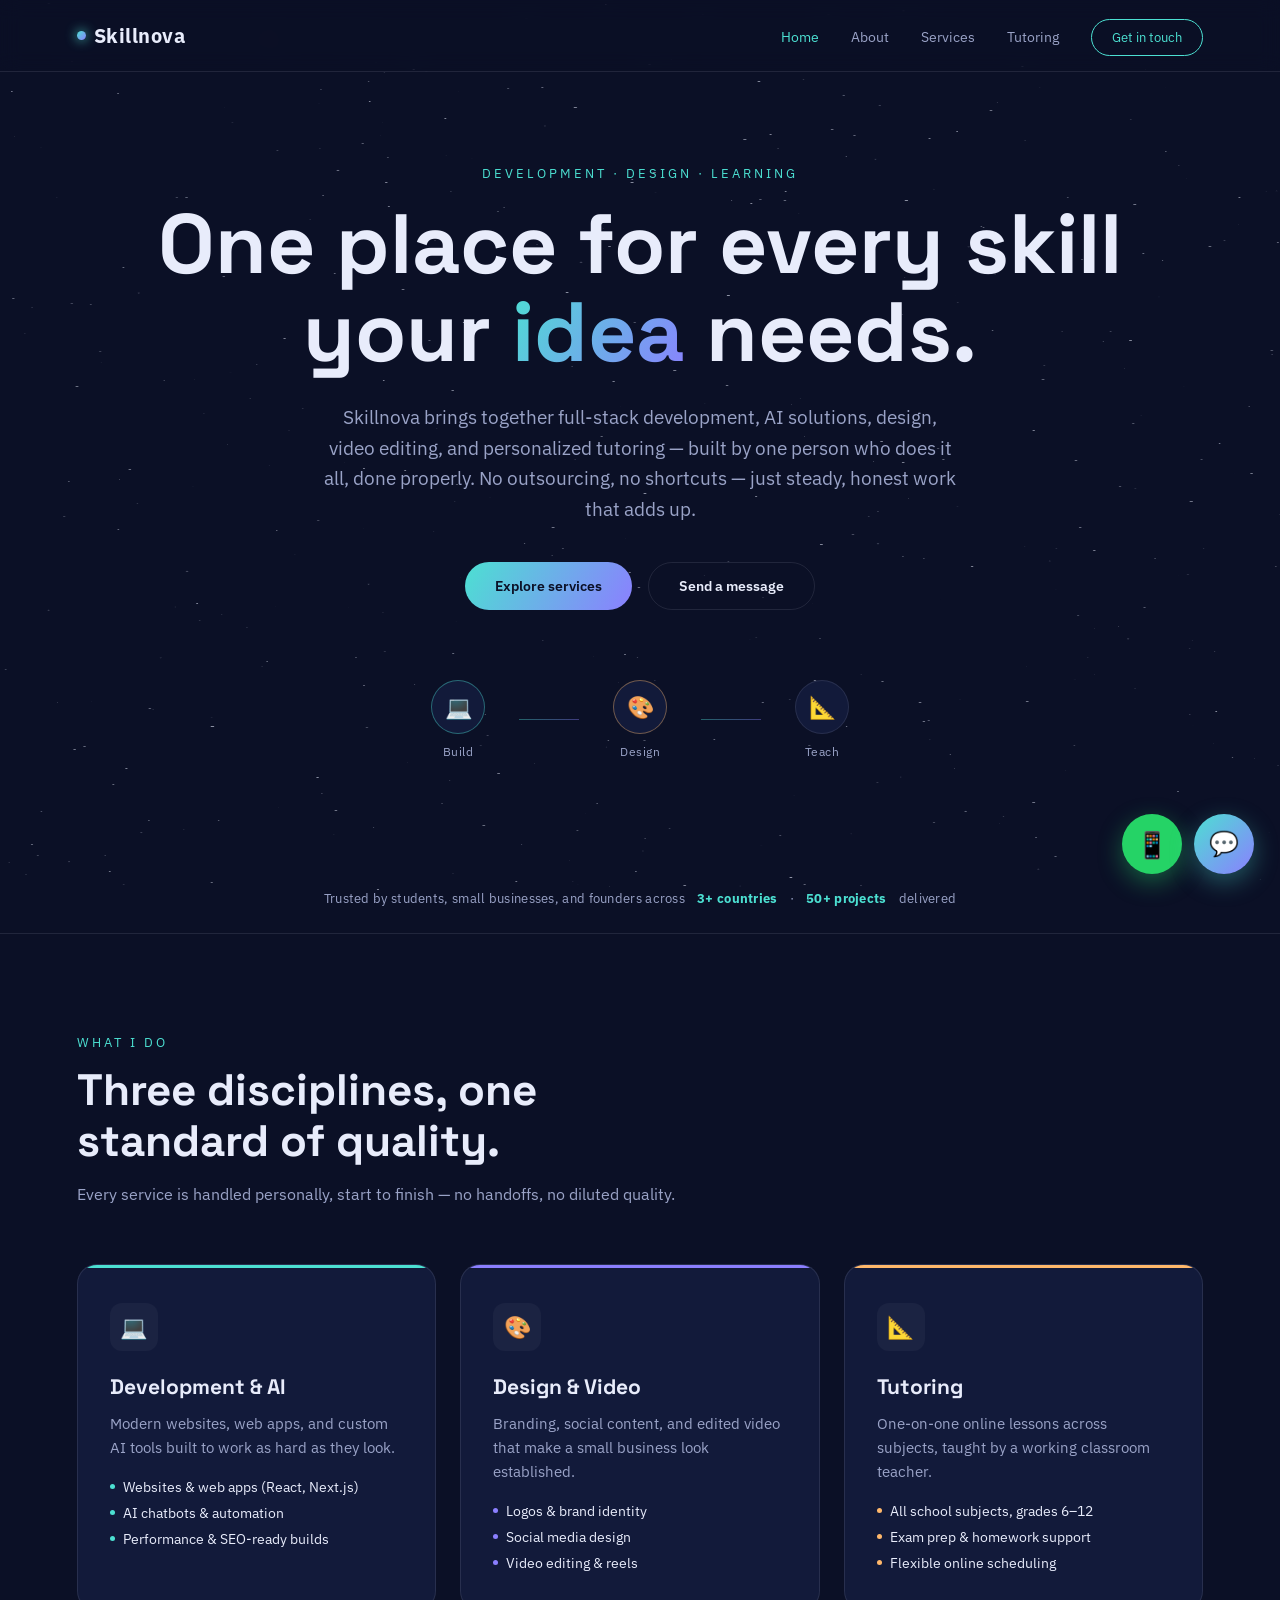
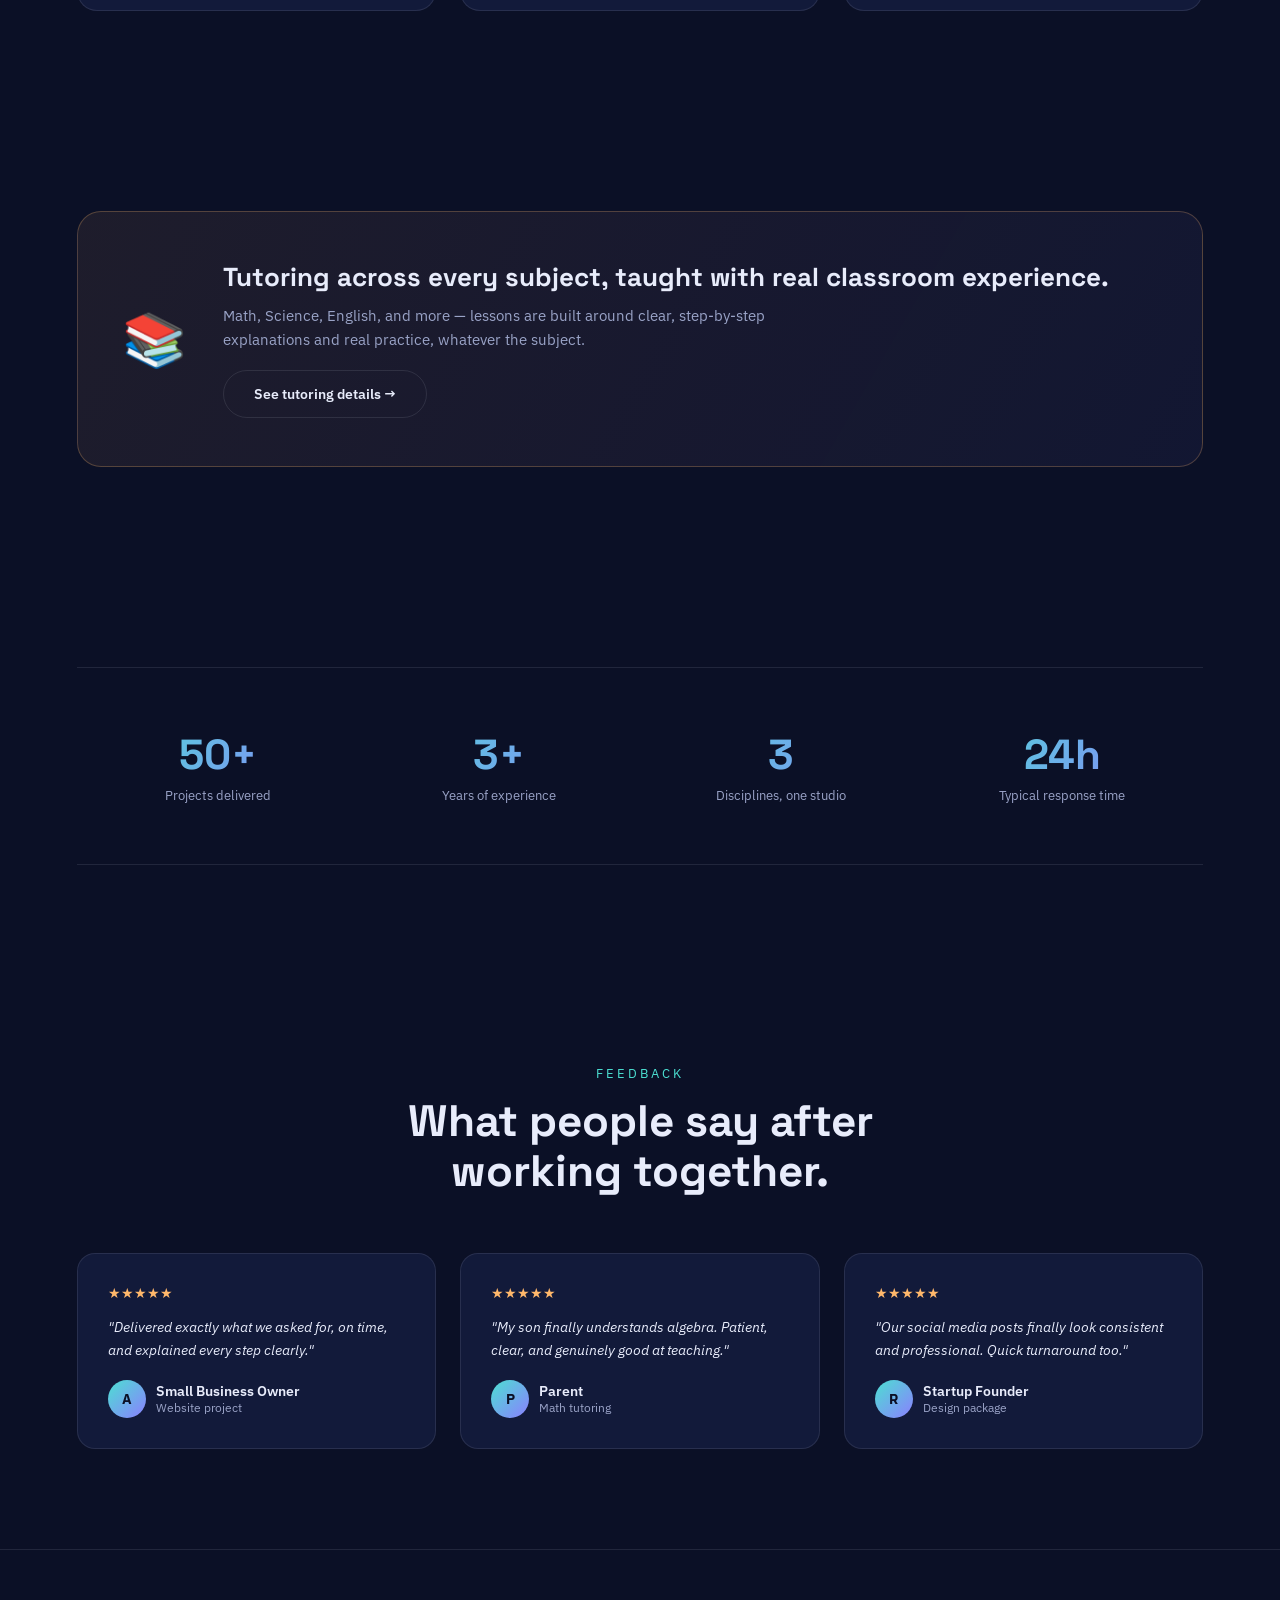
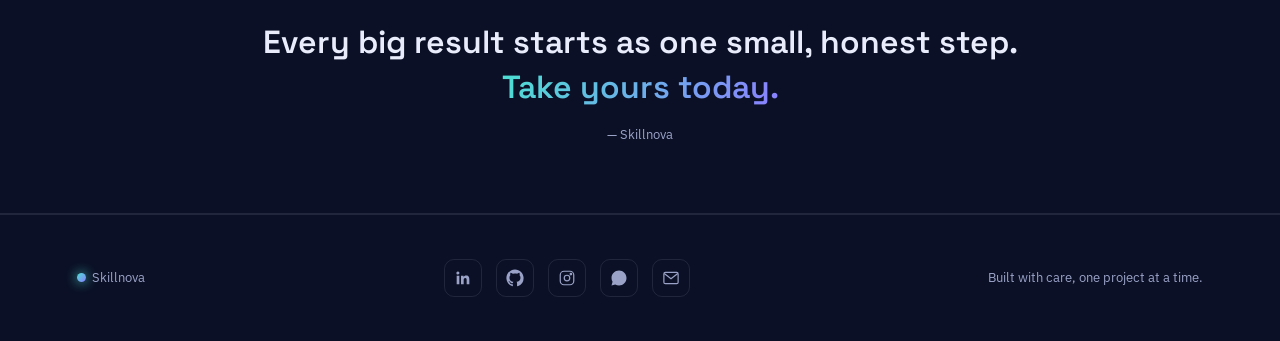
<file: index.html>
<!DOCTYPE html>
<html lang="en">
<head>
<meta charset="UTF-8">
<meta name="viewport" content="width=device-width, initial-scale=1.0">
<title>Skillnova — Development, Design & Learning, All in One Place</title>
<meta name="description" content="Skillnova offers full-stack development, AI solutions, design, video editing, and personalized tutoring.">
<link rel="preconnect" href="https://fonts.googleapis.com">
<link href="https://fonts.googleapis.com/css2?family=Space+Grotesk:wght@400;500;600;700&family=IBM+Plex+Sans:wght@400;500;600&display=swap" rel="stylesheet">
<link rel="stylesheet" href="style.css">
</head>
<body>

<canvas id="starfield"></canvas>

<header>
  <div class="logo"><span class="logo-dot"></span>Skillnova</div>
  <button class="menu-toggle" id="menuToggle">☰</button>
  <nav>
    <ul id="navList">
      <li><a href="index.html" class="active">Home</a></li>
      <li><a href="about.html">About</a></li>
      <li><a href="services.html">Services</a></li>
      <li><a href="tutoring.html">Tutoring</a></li>
      <li><a href="contact.html" class="nav-cta">Get in touch</a></li>
    </ul>
  </nav>
</header>

<section class="hero">
  <div class="eyebrow fade-in d1">Development · Design · Learning</div>
  <h1 class="fade-in d2">One place for every skill<br>your <span class="grad">idea</span> needs.</h1>
  <p class="fade-in d3">Skillnova brings together full-stack development, AI solutions, design, video editing, and personalized tutoring — built by one person who does it all, done properly. No outsourcing, no shortcuts — just steady, honest work that adds up.</p>
  <div class="hero-ctas fade-in d4">
    <a href="services.html" class="btn btn-primary">Explore services</a>
    <a href="contact.html" class="btn btn-ghost">Send a message</a>
  </div>
  <div class="constellation fade-in d5">
    <div class="node"><div class="node-dot">💻</div><span class="label">Build</span></div>
    <div class="node-line"></div>
    <div class="node"><div class="node-dot">🎨</div><span class="label">Design</span></div>
    <div class="node-line"></div>
    <div class="node"><div class="node-dot">📐</div><span class="label">Teach</span></div>
  </div>
</section>

<div class="social-bar">Trusted by students, small businesses, and founders across <b>3+ countries</b> · <b>50+ projects</b> delivered</div>

<section id="services">
  <div class="section-head">
    <div class="eyebrow">What I do</div>
    <h2>Three disciplines, one standard of quality.</h2>
    <p>Every service is handled personally, start to finish — no handoffs, no diluted quality.</p>
  </div>
  <div class="services-grid">
    <div class="service-card card-1">
      <div class="icon">💻</div>
      <h3>Development &amp; AI</h3>
      <p>Modern websites, web apps, and custom AI tools built to work as hard as they look.</p>
      <ul>
        <li>Websites &amp; web apps (React, Next.js)</li>
        <li>AI chatbots &amp; automation</li>
        <li>Performance &amp; SEO-ready builds</li>
      </ul>
    </div>
    <div class="service-card card-2">
      <div class="icon">🎨</div>
      <h3>Design &amp; Video</h3>
      <p>Branding, social content, and edited video that make a small business look established.</p>
      <ul>
        <li>Logos &amp; brand identity</li>
        <li>Social media design</li>
        <li>Video editing &amp; reels</li>
      </ul>
    </div>
    <div class="service-card card-3">
      <div class="icon">📐</div>
      <h3>Tutoring</h3>
      <p>One-on-one online lessons across subjects, taught by a working classroom teacher.</p>
      <ul>
        <li>All school subjects, grades 6–12</li>
        <li>Exam prep &amp; homework support</li>
        <li>Flexible online scheduling</li>
      </ul>
    </div>
  </div>
</section>

<section>
  <div class="highlight-banner">
    <div class="big-icon">📚</div>
    <div>
      <h3>Tutoring across every subject, taught with real classroom experience.</h3>
      <p>Math, Science, English, and more — lessons are built around clear, step-by-step explanations and real practice, whatever the subject.</p>
      <a href="tutoring.html" class="btn btn-ghost" style="margin-top:18px;">See tutoring details →</a>
    </div>
  </div>
</section>

<section>
  <div class="stats-row">
    <div class="stat"><div class="num">50+</div><div class="lbl">Projects delivered</div></div>
    <div class="stat"><div class="num">3+</div><div class="lbl">Years of experience</div></div>
    <div class="stat"><div class="num">3</div><div class="lbl">Disciplines, one studio</div></div>
    <div class="stat"><div class="num">24h</div><div class="lbl">Typical response time</div></div>
  </div>
</section>

<section>
  <div class="section-head center" style="margin-left:auto;margin-right:auto;">
    <div class="eyebrow">Feedback</div>
    <h2>What people say after working together.</h2>
  </div>
  <div class="testimonial-grid">
    <div class="testimonial-card">
      <div class="stars">★★★★★</div>
      <p>"Delivered exactly what we asked for, on time, and explained every step clearly."</p>
      <div class="testimonial-who">
        <div class="testimonial-avatar">A</div>
        <div><div class="name">Small Business Owner</div><div class="role">Website project</div></div>
      </div>
    </div>
    <div class="testimonial-card">
      <div class="stars">★★★★★</div>
      <p>"My son finally understands algebra. Patient, clear, and genuinely good at teaching."</p>
      <div class="testimonial-who">
        <div class="testimonial-avatar">P</div>
        <div><div class="name">Parent</div><div class="role">Math tutoring</div></div>
      </div>
    </div>
    <div class="testimonial-card">
      <div class="stars">★★★★★</div>
      <p>"Our social media posts finally look consistent and professional. Quick turnaround too."</p>
      <div class="testimonial-who">
        <div class="testimonial-avatar">R</div>
        <div><div class="name">Startup Founder</div><div class="role">Design package</div></div>
      </div>
    </div>
  </div>
</section>

<div class="motivation-banner">
  <p>Every big result starts as one small, honest step. <span class="grad">Take yours today.</span></p>
  <div class="by">— Skillnova</div>
</div>

<footer>
  <div><span class="logo-dot" style="display:inline-block;margin-right:6px;"></span>Skillnova</div>
  <div class="footer-socials">
    <a href="https://www.linkedin.com/in/shasmeen-zahra-2903952b8/?skipRedirect=true" target="_blank" rel="noopener" title="LinkedIn"><svg viewBox="0 0 24 24" fill="currentColor"><path d="M20.45 20.45h-3.56v-5.57c0-1.33-.02-3.04-1.85-3.04-1.85 0-2.14 1.45-2.14 2.94v5.67H9.34V9h3.41v1.56h.05c.48-.9 1.64-1.85 3.38-1.85 3.61 0 4.28 2.38 4.28 5.47v6.27zM5.34 7.43a2.07 2.07 0 1 1 0-4.13 2.07 2.07 0 0 1 0 4.13zM7.12 20.45H3.56V9h3.56v11.45z"/></svg></a>
    <a href="https://github.com/shasmeenZahra" target="_blank" rel="noopener" title="GitHub"><svg viewBox="0 0 24 24" fill="currentColor"><path d="M12 .5C5.73.5.5 5.73.5 12c0 5.08 3.29 9.39 7.86 10.91.58.1.79-.25.79-.56 0-.28-.01-1.02-.02-2-3.2.7-3.88-1.54-3.88-1.54-.52-1.33-1.28-1.68-1.28-1.68-1.04-.71.08-.7.08-.7 1.15.08 1.76 1.18 1.76 1.18 1.03 1.75 2.7 1.25 3.36.96.1-.75.4-1.25.73-1.54-2.56-.29-5.26-1.28-5.26-5.7 0-1.26.45-2.29 1.18-3.1-.12-.29-.51-1.46.11-3.05 0 0 .96-.31 3.15 1.18a10.9 10.9 0 0 1 2.87-.39c.97.01 1.95.13 2.87.39 2.19-1.49 3.15-1.18 3.15-1.18.62 1.59.23 2.76.11 3.05.73.81 1.18 1.84 1.18 3.1 0 4.43-2.7 5.41-5.27 5.7.41.36.78 1.07.78 2.15 0 1.55-.01 2.8-.01 3.18 0 .31.21.67.8.56A11.5 11.5 0 0 0 23.5 12C23.5 5.73 18.27.5 12 .5z"/></svg></a>
    <a href="https://www.instagram.com/uulvv_shasu_" target="_blank" rel="noopener" title="Instagram"><svg viewBox="0 0 24 24" fill="none" stroke="currentColor" stroke-width="1.6"><rect x="3" y="3" width="18" height="18" rx="5"/><circle cx="12" cy="12" r="3.7"/><circle cx="17.2" cy="6.8" r="1"/></svg></a>
    <a href="https://whatsapp.com/channel/0029VbDNTPNI7BeJlJGkMR1N" target="_blank" rel="noopener" title="WhatsApp Channel"><svg viewBox="0 0 24 24" fill="currentColor"><path d="M17.47 14.38c-.28-.14-1.67-.82-1.93-.92-.26-.1-.45-.14-.64.14-.19.28-.74.92-.9 1.1-.17.19-.33.21-.61.07-.28-.14-1.19-.44-2.26-1.4-.84-.75-1.4-1.67-1.57-1.95-.16-.28-.02-.43.12-.57.13-.13.28-.33.42-.5.14-.16.19-.28.28-.47.1-.19.05-.35-.02-.5-.07-.14-.64-1.55-.88-2.12-.23-.56-.47-.48-.64-.49h-.55c-.19 0-.5.07-.76.35-.26.28-1 1-1 2.42 0 1.43 1.03 2.81 1.17 3 .14.19 2.03 3.1 4.93 4.35.69.3 1.22.48 1.64.61.69.22 1.32.19 1.81.11.55-.08 1.67-.68 1.91-1.34.24-.66.24-1.22.17-1.34-.07-.12-.26-.19-.54-.33zM12.02 2C6.5 2 2 6.48 2 12c0 1.87.51 3.63 1.4 5.14L2 22l4.99-1.35C8.44 21.5 10.17 22 12.02 22 17.53 22 22 17.52 22 12S17.53 2 12.02 2z"/></svg></a>
    <a href="mailto:shasmeenofficial12@gmail.com" title="Email"><svg viewBox="0 0 24 24" fill="none" stroke="currentColor" stroke-width="1.6"><rect x="2.5" y="4.5" width="19" height="15" rx="2"/><path d="M3 6l9 7 9-7"/></svg></a>
  </div>  <div>Built with care, one project at a time.</div>
</footer>

<a id="whatsappBtn" href="https://whatsapp.com/channel/0029VbDNTPNI7BeJlJGkMR1N" target="_blank" rel="noopener" title="WhatsApp">📱</a>

<button id="assistantToggle">💬</button>
<div id="assistantPanel">
  <div class="assistant-head">
    <span class="dot"></span>
    <div><b>Skillnova Assistant</b><span>Usually replies in a day</span></div>
  </div>
  <div id="assistantMessages">
    <div class="msg bot">Hi! I can answer quick questions about services, pricing, or how to get started. What would you like to know?</div>
  </div>
  <div class="quick-replies" id="quickReplies">
    <div class="quick-reply" data-q="services">What services do you offer?</div>
    <div class="quick-reply" data-q="pricing">How much does it cost?</div>
    <div class="quick-reply" data-q="tutoring">Tell me about tutoring</div>
    <div class="quick-reply" data-q="contact">How do I get started?</div>
  </div>
  <div class="assistant-input">
    <input type="text" id="assistantInput" placeholder="Type a question...">
    <button id="assistantSend">Send</button>
  </div>
</div>

<script src="script.js"></script>
</body>
</html>
</file>
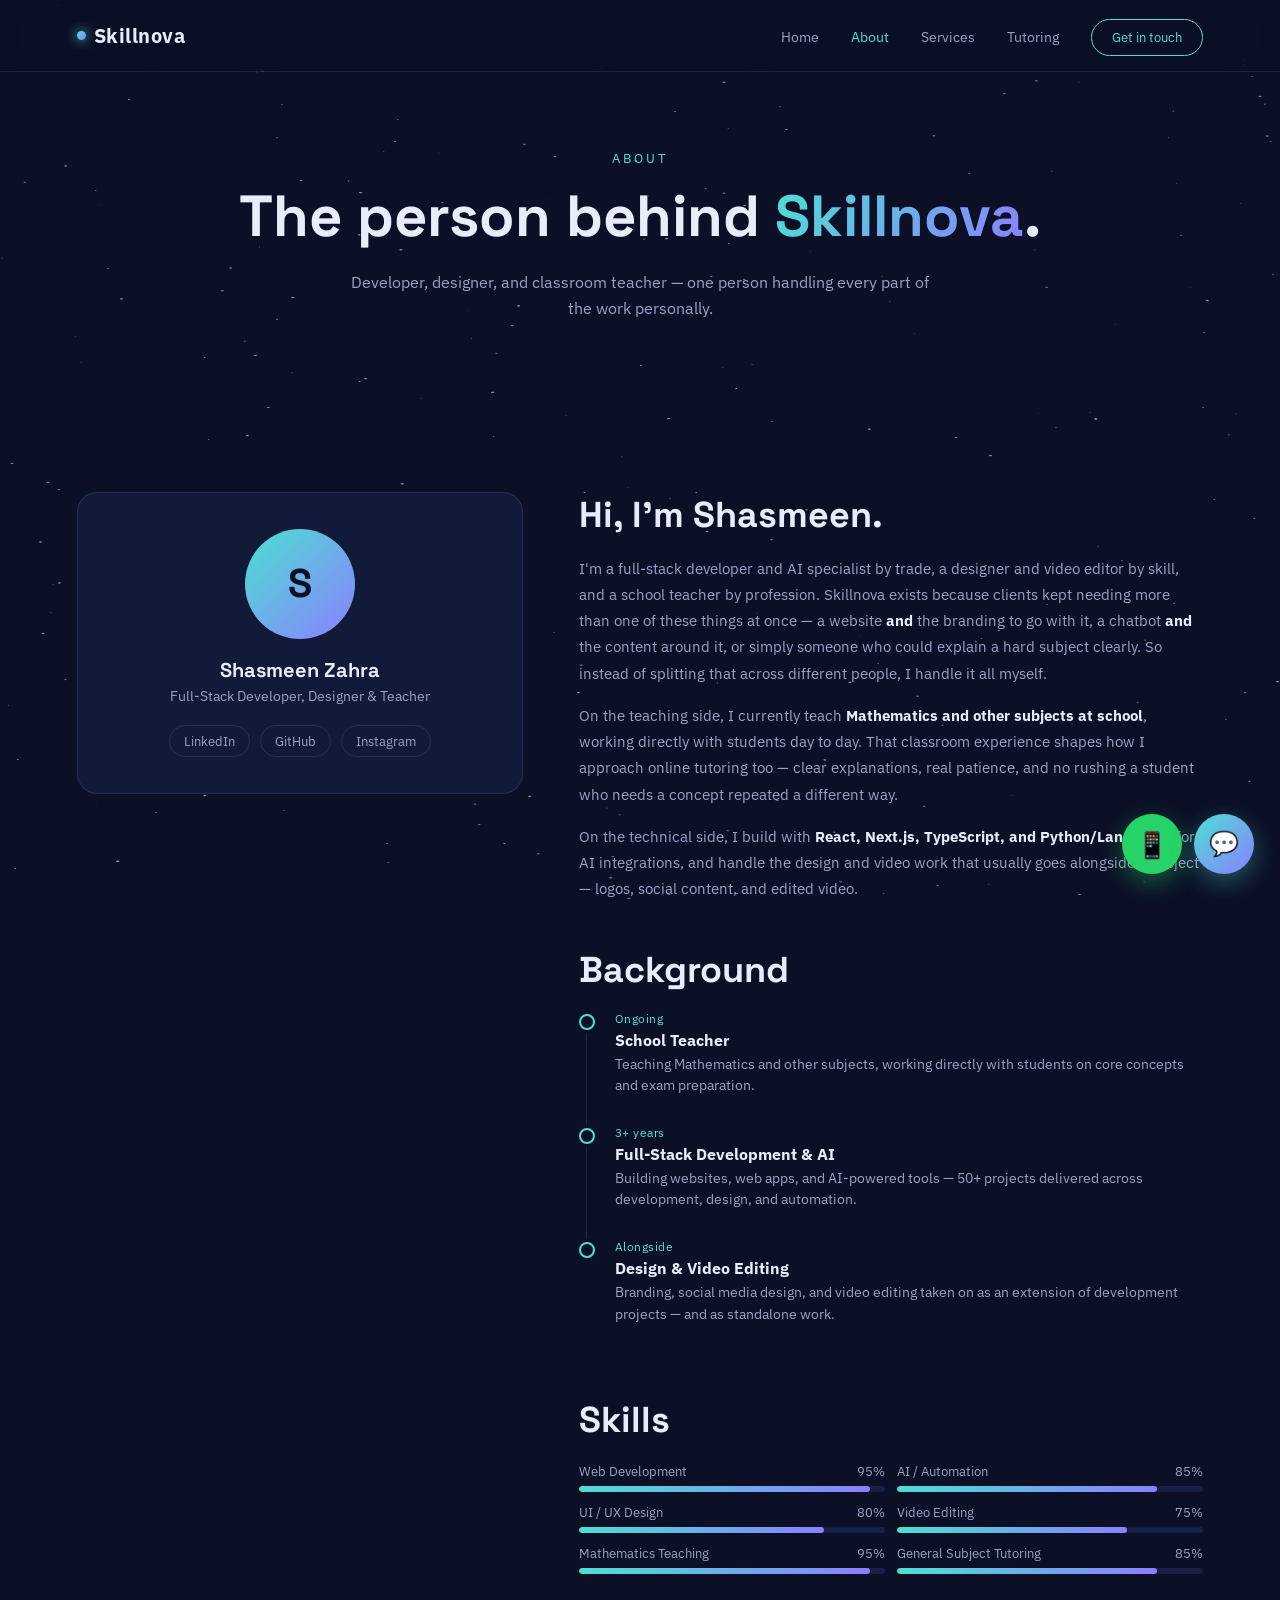
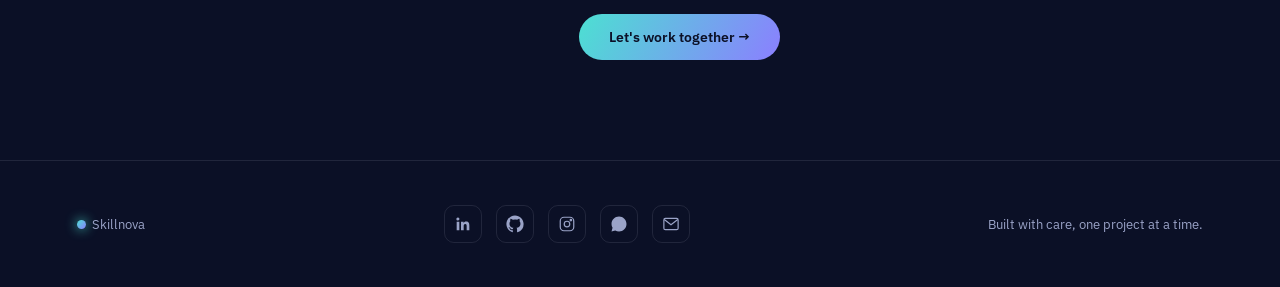
<file: about.html>
<!DOCTYPE html>
<html lang="en">
<head>
<meta charset="UTF-8">
<meta name="viewport" content="width=device-width, initial-scale=1.0">
<title>About — Skillnova</title>
<link rel="preconnect" href="https://fonts.googleapis.com">
<link href="https://fonts.googleapis.com/css2?family=Space+Grotesk:wght@400;500;600;700&family=IBM+Plex+Sans:wght@400;500;600&display=swap" rel="stylesheet">
<link rel="stylesheet" href="style.css">
</head>
<body>

<canvas id="starfield"></canvas>

<header>
  <div class="logo"><span class="logo-dot"></span>Skillnova</div>
  <button class="menu-toggle" id="menuToggle">☰</button>
  <nav>
    <ul id="navList">
      <li><a href="index.html">Home</a></li>
      <li><a href="about.html" class="active">About</a></li>
      <li><a href="services.html">Services</a></li>
      <li><a href="tutoring.html">Tutoring</a></li>
      <li><a href="contact.html" class="nav-cta">Get in touch</a></li>
    </ul>
  </nav>
</header>

<div class="page-hero">
  <div class="eyebrow">About</div>
  <h1>The person behind <span class="grad">Skillnova</span>.</h1>
  <p>Developer, designer, and classroom teacher — one person handling every part of the work personally.</p>
</div>

<section>
  <div class="about-wrap">
    <div class="about-photo-card">
      <div class="about-avatar">S</div>
      <h3>Shasmeen Zahra</h3>
      <div class="role">Full-Stack Developer, Designer &amp; Teacher</div>
      <div class="mini-links">
        <a href="https://www.linkedin.com/in/shasmeen-zahra-2903952b8/?skipRedirect=true" target="_blank" rel="noopener">LinkedIn</a>
        <a href="https://github.com/shasmeenZahra" target="_blank" rel="noopener">GitHub</a>
        <a href="https://www.instagram.com/uulvv_shasu_" target="_blank" rel="noopener">Instagram</a>
      </div>
    </div>

    <div class="about-body">
      <h2>Hi, I'm Shasmeen.</h2>
      <p>I'm a full-stack developer and AI specialist by trade, a designer and video editor by skill, and a school teacher by profession. Skillnova exists because clients kept needing more than one of these things at once — a website <strong>and</strong> the branding to go with it, a chatbot <strong>and</strong> the content around it, or simply someone who could explain a hard subject clearly. So instead of splitting that across different people, I handle it all myself.</p>
      <p>On the teaching side, I currently teach <strong>Mathematics and other subjects at school</strong>, working directly with students day to day. That classroom experience shapes how I approach online tutoring too — clear explanations, real patience, and no rushing a student who needs a concept repeated a different way.</p>
      <p>On the technical side, I build with <strong>React, Next.js, TypeScript, and Python/LangChain</strong> for AI integrations, and handle the design and video work that usually goes alongside a project — logos, social content, and edited video.</p>

      <h2 style="margin-top:44px;">Background</h2>
      <div class="timeline">
        <div class="timeline-item">
          <div class="timeline-dot"></div>
          <div class="timeline-content">
            <div class="when">Ongoing</div>
            <h4>School Teacher</h4>
            <p>Teaching Mathematics and other subjects, working directly with students on core concepts and exam preparation.</p>
          </div>
        </div>
        <div class="timeline-item">
          <div class="timeline-dot"></div>
          <div class="timeline-content">
            <div class="when">3+ years</div>
            <h4>Full-Stack Development &amp; AI</h4>
            <p>Building websites, web apps, and AI-powered tools — 50+ projects delivered across development, design, and automation.</p>
          </div>
        </div>
        <div class="timeline-item">
          <div class="timeline-dot"></div>
          <div class="timeline-content">
            <div class="when">Alongside</div>
            <h4>Design &amp; Video Editing</h4>
            <p>Branding, social media design, and video editing taken on as an extension of development projects — and as standalone work.</p>
          </div>
        </div>
      </div>

      <h2 style="margin-top:44px;">Skills</h2>
      <div class="skills-grid">
        <div class="skill-bar-item">
          <div class="row"><span>Web Development</span><span>95%</span></div>
          <div class="skill-bar-track"><div class="skill-bar-fill" style="width:95%;"></div></div>
        </div>
        <div class="skill-bar-item">
          <div class="row"><span>AI / Automation</span><span>85%</span></div>
          <div class="skill-bar-track"><div class="skill-bar-fill" style="width:85%;"></div></div>
        </div>
        <div class="skill-bar-item">
          <div class="row"><span>UI / UX Design</span><span>80%</span></div>
          <div class="skill-bar-track"><div class="skill-bar-fill" style="width:80%;"></div></div>
        </div>
        <div class="skill-bar-item">
          <div class="row"><span>Video Editing</span><span>75%</span></div>
          <div class="skill-bar-track"><div class="skill-bar-fill" style="width:75%;"></div></div>
        </div>
        <div class="skill-bar-item">
          <div class="row"><span>Mathematics Teaching</span><span>95%</span></div>
          <div class="skill-bar-track"><div class="skill-bar-fill" style="width:95%;"></div></div>
        </div>
        <div class="skill-bar-item">
          <div class="row"><span>General Subject Tutoring</span><span>85%</span></div>
          <div class="skill-bar-track"><div class="skill-bar-fill" style="width:85%;"></div></div>
        </div>
      </div>

      <a href="contact.html" class="btn btn-primary" style="margin-top:40px;">Let's work together →</a>
    </div>
  </div>
</section>

<footer>
  <div><span class="logo-dot" style="display:inline-block;margin-right:6px;"></span>Skillnova</div>
  <div class="footer-socials">
    <a href="https://www.linkedin.com/in/shasmeen-zahra-2903952b8/?skipRedirect=true" target="_blank" rel="noopener" title="LinkedIn"><svg viewBox="0 0 24 24" fill="currentColor"><path d="M20.45 20.45h-3.56v-5.57c0-1.33-.02-3.04-1.85-3.04-1.85 0-2.14 1.45-2.14 2.94v5.67H9.34V9h3.41v1.56h.05c.48-.9 1.64-1.85 3.38-1.85 3.61 0 4.28 2.38 4.28 5.47v6.27zM5.34 7.43a2.07 2.07 0 1 1 0-4.13 2.07 2.07 0 0 1 0 4.13zM7.12 20.45H3.56V9h3.56v11.45z"/></svg></a>
    <a href="https://github.com/shasmeenZahra" target="_blank" rel="noopener" title="GitHub"><svg viewBox="0 0 24 24" fill="currentColor"><path d="M12 .5C5.73.5.5 5.73.5 12c0 5.08 3.29 9.39 7.86 10.91.58.1.79-.25.79-.56 0-.28-.01-1.02-.02-2-3.2.7-3.88-1.54-3.88-1.54-.52-1.33-1.28-1.68-1.28-1.68-1.04-.71.08-.7.08-.7 1.15.08 1.76 1.18 1.76 1.18 1.03 1.75 2.7 1.25 3.36.96.1-.75.4-1.25.73-1.54-2.56-.29-5.26-1.28-5.26-5.7 0-1.26.45-2.29 1.18-3.1-.12-.29-.51-1.46.11-3.05 0 0 .96-.31 3.15 1.18a10.9 10.9 0 0 1 2.87-.39c.97.01 1.95.13 2.87.39 2.19-1.49 3.15-1.18 3.15-1.18.62 1.59.23 2.76.11 3.05.73.81 1.18 1.84 1.18 3.1 0 4.43-2.7 5.41-5.27 5.7.41.36.78 1.07.78 2.15 0 1.55-.01 2.8-.01 3.18 0 .31.21.67.8.56A11.5 11.5 0 0 0 23.5 12C23.5 5.73 18.27.5 12 .5z"/></svg></a>
    <a href="https://www.instagram.com/uulvv_shasu_" target="_blank" rel="noopener" title="Instagram"><svg viewBox="0 0 24 24" fill="none" stroke="currentColor" stroke-width="1.6"><rect x="3" y="3" width="18" height="18" rx="5"/><circle cx="12" cy="12" r="3.7"/><circle cx="17.2" cy="6.8" r="1"/></svg></a>
    <a href="https://whatsapp.com/channel/0029VbDNTPNI7BeJlJGkMR1N" target="_blank" rel="noopener" title="WhatsApp Channel"><svg viewBox="0 0 24 24" fill="currentColor"><path d="M17.47 14.38c-.28-.14-1.67-.82-1.93-.92-.26-.1-.45-.14-.64.14-.19.28-.74.92-.9 1.1-.17.19-.33.21-.61.07-.28-.14-1.19-.44-2.26-1.4-.84-.75-1.4-1.67-1.57-1.95-.16-.28-.02-.43.12-.57.13-.13.28-.33.42-.5.14-.16.19-.28.28-.47.1-.19.05-.35-.02-.5-.07-.14-.64-1.55-.88-2.12-.23-.56-.47-.48-.64-.49h-.55c-.19 0-.5.07-.76.35-.26.28-1 1-1 2.42 0 1.43 1.03 2.81 1.17 3 .14.19 2.03 3.1 4.93 4.35.69.3 1.22.48 1.64.61.69.22 1.32.19 1.81.11.55-.08 1.67-.68 1.91-1.34.24-.66.24-1.22.17-1.34-.07-.12-.26-.19-.54-.33zM12.02 2C6.5 2 2 6.48 2 12c0 1.87.51 3.63 1.4 5.14L2 22l4.99-1.35C8.44 21.5 10.17 22 12.02 22 17.53 22 22 17.52 22 12S17.53 2 12.02 2z"/></svg></a>
    <a href="mailto:shasmeenofficial12@gmail.com" title="Email"><svg viewBox="0 0 24 24" fill="none" stroke="currentColor" stroke-width="1.6"><rect x="2.5" y="4.5" width="19" height="15" rx="2"/><path d="M3 6l9 7 9-7"/></svg></a>
  </div>  <div>Built with care, one project at a time.</div>
</footer>

<a id="whatsappBtn" href="https://whatsapp.com/channel/0029VbDNTPNI7BeJlJGkMR1N" target="_blank" rel="noopener" title="WhatsApp">📱</a>

<button id="assistantToggle">💬</button>
<div id="assistantPanel">
  <div class="assistant-head">
    <span class="dot"></span>
    <div><b>Skillnova Assistant</b><span>Usually replies in a day</span></div>
  </div>
  <div id="assistantMessages">
    <div class="msg bot">Hi! I can answer quick questions about services, pricing, or how to get started. What would you like to know?</div>
  </div>
  <div class="quick-replies" id="quickReplies">
    <div class="quick-reply" data-q="services">What services do you offer?</div>
    <div class="quick-reply" data-q="pricing">How much does it cost?</div>
    <div class="quick-reply" data-q="tutoring">Tell me about tutoring</div>
    <div class="quick-reply" data-q="contact">How do I get started?</div>
  </div>
  <div class="assistant-input">
    <input type="text" id="assistantInput" placeholder="Type a question...">
    <button id="assistantSend">Send</button>
  </div>
</div>

<script src="script.js"></script>
</body>
</html>
</file>
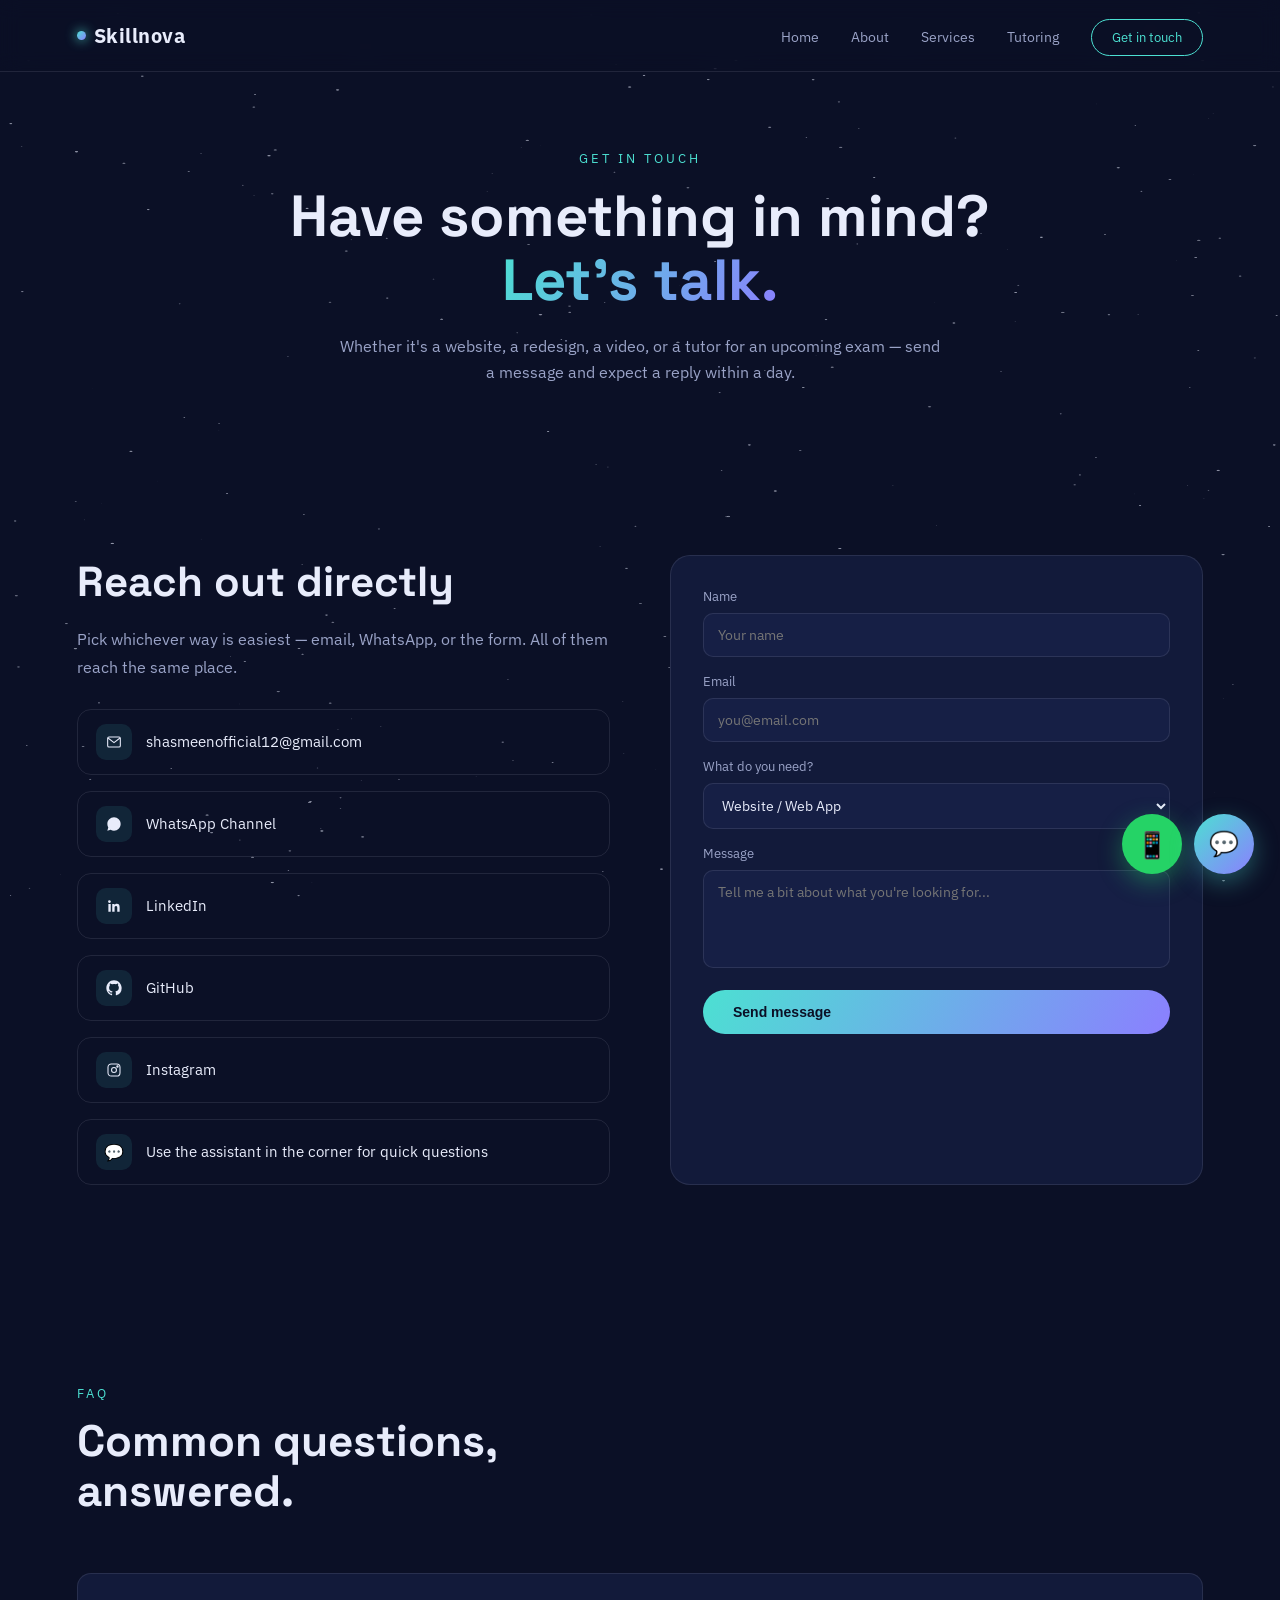
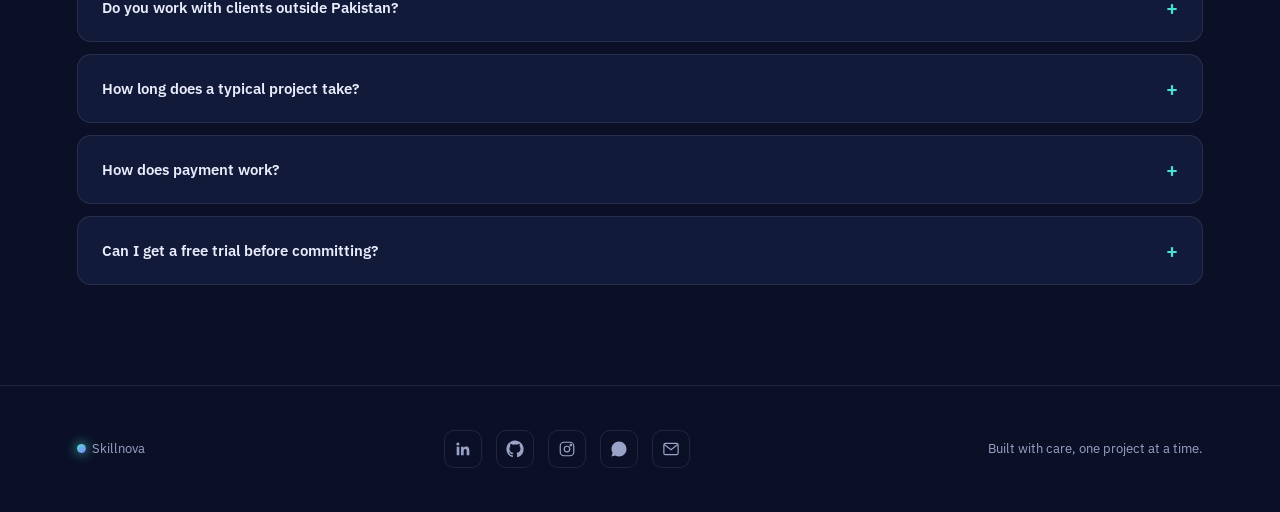
<file: contact.html>
<!DOCTYPE html>
<html lang="en">
<head>
<meta charset="UTF-8">
<meta name="viewport" content="width=device-width, initial-scale=1.0">
<title>Contact — Skillnova</title>
<link rel="preconnect" href="https://fonts.googleapis.com">
<link href="https://fonts.googleapis.com/css2?family=Space+Grotesk:wght@400;500;600;700&family=IBM+Plex+Sans:wght@400;500;600&display=swap" rel="stylesheet">
<link rel="stylesheet" href="style.css">
</head>
<body>

<canvas id="starfield"></canvas>

<header>
  <div class="logo"><span class="logo-dot"></span>Skillnova</div>
  <button class="menu-toggle" id="menuToggle">☰</button>
  <nav>
    <ul id="navList">
      <li><a href="index.html">Home</a></li>
      <li><a href="about.html">About</a></li>
      <li><a href="services.html">Services</a></li>
      <li><a href="tutoring.html">Tutoring</a></li>
      <li><a href="contact.html" class="nav-cta active">Get in touch</a></li>
    </ul>
  </nav>
</header>

<div class="page-hero">
  <div class="eyebrow">Get in touch</div>
  <h1>Have something in mind? <span class="grad">Let's talk.</span></h1>
  <p>Whether it's a website, a redesign, a video, or a tutor for an upcoming exam — send a message and expect a reply within a day.</p>
</div>

<section>
  <div class="contact-wrap">
    <div class="contact-info">
      <h2>Reach out directly</h2>
      <p>Pick whichever way is easiest — email, WhatsApp, or the form. All of them reach the same place.</p>
      <div class="contact-methods">
        <div class="contact-method"><span class="ic"><svg viewBox="0 0 24 24" fill="none" stroke="currentColor" stroke-width="1.6"><rect x="2.5" y="4.5" width="19" height="15" rx="2"/><path d="M3 6l9 7 9-7"/></svg></span> shasmeenofficial12@gmail.com</div>
        <a class="contact-method" href="https://whatsapp.com/channel/0029VbDNTPNI7BeJlJGkMR1N" target="_blank" rel="noopener"><span class="ic"><svg viewBox="0 0 24 24" fill="currentColor"><path d="M17.47 14.38c-.28-.14-1.67-.82-1.93-.92-.26-.1-.45-.14-.64.14-.19.28-.74.92-.9 1.1-.17.19-.33.21-.61.07-.28-.14-1.19-.44-2.26-1.4-.84-.75-1.4-1.67-1.57-1.95-.16-.28-.02-.43.12-.57.13-.13.28-.33.42-.5.14-.16.19-.28.28-.47.1-.19.05-.35-.02-.5-.07-.14-.64-1.55-.88-2.12-.23-.56-.47-.48-.64-.49h-.55c-.19 0-.5.07-.76.35-.26.28-1 1-1 2.42 0 1.43 1.03 2.81 1.17 3 .14.19 2.03 3.1 4.93 4.35.69.3 1.22.48 1.64.61.69.22 1.32.19 1.81.11.55-.08 1.67-.68 1.91-1.34.24-.66.24-1.22.17-1.34-.07-.12-.26-.19-.54-.33zM12.02 2C6.5 2 2 6.48 2 12c0 1.87.51 3.63 1.4 5.14L2 22l4.99-1.35C8.44 21.5 10.17 22 12.02 22 17.53 22 22 17.52 22 12S17.53 2 12.02 2z"/></svg></span> WhatsApp Channel</a>
        <a class="contact-method" href="https://www.linkedin.com/in/shasmeen-zahra-2903952b8/?skipRedirect=true" target="_blank" rel="noopener"><span class="ic"><svg viewBox="0 0 24 24" fill="currentColor"><path d="M20.45 20.45h-3.56v-5.57c0-1.33-.02-3.04-1.85-3.04-1.85 0-2.14 1.45-2.14 2.94v5.67H9.34V9h3.41v1.56h.05c.48-.9 1.64-1.85 3.38-1.85 3.61 0 4.28 2.38 4.28 5.47v6.27zM5.34 7.43a2.07 2.07 0 1 1 0-4.13 2.07 2.07 0 0 1 0 4.13zM7.12 20.45H3.56V9h3.56v11.45z"/></svg></span> LinkedIn</a>
        <a class="contact-method" href="https://github.com/shasmeenZahra" target="_blank" rel="noopener"><span class="ic"><svg viewBox="0 0 24 24" fill="currentColor"><path d="M12 .5C5.73.5.5 5.73.5 12c0 5.08 3.29 9.39 7.86 10.91.58.1.79-.25.79-.56 0-.28-.01-1.02-.02-2-3.2.7-3.88-1.54-3.88-1.54-.52-1.33-1.28-1.68-1.28-1.68-1.04-.71.08-.7.08-.7 1.15.08 1.76 1.18 1.76 1.18 1.03 1.75 2.7 1.25 3.36.96.1-.75.4-1.25.73-1.54-2.56-.29-5.26-1.28-5.26-5.7 0-1.26.45-2.29 1.18-3.1-.12-.29-.51-1.46.11-3.05 0 0 .96-.31 3.15 1.18a10.9 10.9 0 0 1 2.87-.39c.97.01 1.95.13 2.87.39 2.19-1.49 3.15-1.18 3.15-1.18.62 1.59.23 2.76.11 3.05.73.81 1.18 1.84 1.18 3.1 0 4.43-2.7 5.41-5.27 5.7.41.36.78 1.07.78 2.15 0 1.55-.01 2.8-.01 3.18 0 .31.21.67.8.56A11.5 11.5 0 0 0 23.5 12C23.5 5.73 18.27.5 12 .5z"/></svg></span> GitHub</a>
        <a class="contact-method" href="https://www.instagram.com/uulvv_shasu_" target="_blank" rel="noopener"><span class="ic"><svg viewBox="0 0 24 24" fill="none" stroke="currentColor" stroke-width="1.6"><rect x="3" y="3" width="18" height="18" rx="5"/><circle cx="12" cy="12" r="3.7"/><circle cx="17.2" cy="6.8" r="1"/></svg></span> Instagram</a>
        <div class="contact-method"><span class="ic">💬</span> Use the assistant in the corner for quick questions</div>
      </div>
    </div>
    <form class="contact-form" id="contactForm">
      <div class="form-row">
        <label for="name">Name</label>
        <input type="text" id="name" required placeholder="Your name">
      </div>
      <div class="form-row">
        <label for="email">Email</label>
        <input type="email" id="email" required placeholder="you@email.com">
      </div>
      <div class="form-row">
        <label for="service">What do you need?</label>
        <select id="service">
          <option>Website / Web App</option>
          <option>AI Chatbot / Automation</option>
          <option>Design (Logo / Branding / Social)</option>
          <option>Video Editing</option>
          <option>Tutoring</option>
          <option>Something else</option>
        </select>
      </div>
      <div class="form-row">
        <label for="message">Message</label>
        <textarea id="message" rows="4" required placeholder="Tell me a bit about what you're looking for..."></textarea>
      </div>
      <button type="submit" class="btn btn-primary submit-btn">Send message</button>
    </form>
  </div>
</section>

<section>
  <div class="section-head">
    <div class="eyebrow">FAQ</div>
    <h2>Common questions, answered.</h2>
  </div>
  <div class="faq-list">
    <div class="faq-item">
      <div class="faq-q"><span>Do you work with clients outside Pakistan?</span><span class="plus">+</span></div>
      <div class="faq-a"><p>Yes — most work is remote and done online, so location doesn't matter. Payments can be arranged through whatever method works for both sides.</p></div>
    </div>
    <div class="faq-item">
      <div class="faq-q"><span>How long does a typical project take?</span><span class="plus">+</span></div>
      <div class="faq-a"><p>A simple website usually takes 3–7 days, design work 1–3 days per batch, and tutoring starts as soon as a schedule is agreed on.</p></div>
    </div>
    <div class="faq-item">
      <div class="faq-q"><span>How does payment work?</span><span class="plus">+</span></div>
      <div class="faq-a"><p>Payment terms are agreed on before starting — usually a portion upfront and the rest on delivery for larger projects.</p></div>
    </div>
    <div class="faq-item">
      <div class="faq-q"><span>Can I get a free trial before committing?</span><span class="plus">+</span></div>
      <div class="faq-a"><p>Yes, for tutoring a free 15-minute trial session is available. For design or development work, a quick call to discuss scope comes first.</p></div>
    </div>
  </div>
</section>

<footer>
  <div><span class="logo-dot" style="display:inline-block;margin-right:6px;"></span>Skillnova</div>
  <div class="footer-socials">
    <a href="https://www.linkedin.com/in/shasmeen-zahra-2903952b8/?skipRedirect=true" target="_blank" rel="noopener" title="LinkedIn"><svg viewBox="0 0 24 24" fill="currentColor"><path d="M20.45 20.45h-3.56v-5.57c0-1.33-.02-3.04-1.85-3.04-1.85 0-2.14 1.45-2.14 2.94v5.67H9.34V9h3.41v1.56h.05c.48-.9 1.64-1.85 3.38-1.85 3.61 0 4.28 2.38 4.28 5.47v6.27zM5.34 7.43a2.07 2.07 0 1 1 0-4.13 2.07 2.07 0 0 1 0 4.13zM7.12 20.45H3.56V9h3.56v11.45z"/></svg></a>
    <a href="https://github.com/shasmeenZahra" target="_blank" rel="noopener" title="GitHub"><svg viewBox="0 0 24 24" fill="currentColor"><path d="M12 .5C5.73.5.5 5.73.5 12c0 5.08 3.29 9.39 7.86 10.91.58.1.79-.25.79-.56 0-.28-.01-1.02-.02-2-3.2.7-3.88-1.54-3.88-1.54-.52-1.33-1.28-1.68-1.28-1.68-1.04-.71.08-.7.08-.7 1.15.08 1.76 1.18 1.76 1.18 1.03 1.75 2.7 1.25 3.36.96.1-.75.4-1.25.73-1.54-2.56-.29-5.26-1.28-5.26-5.7 0-1.26.45-2.29 1.18-3.1-.12-.29-.51-1.46.11-3.05 0 0 .96-.31 3.15 1.18a10.9 10.9 0 0 1 2.87-.39c.97.01 1.95.13 2.87.39 2.19-1.49 3.15-1.18 3.15-1.18.62 1.59.23 2.76.11 3.05.73.81 1.18 1.84 1.18 3.1 0 4.43-2.7 5.41-5.27 5.7.41.36.78 1.07.78 2.15 0 1.55-.01 2.8-.01 3.18 0 .31.21.67.8.56A11.5 11.5 0 0 0 23.5 12C23.5 5.73 18.27.5 12 .5z"/></svg></a>
    <a href="https://www.instagram.com/uulvv_shasu_" target="_blank" rel="noopener" title="Instagram"><svg viewBox="0 0 24 24" fill="none" stroke="currentColor" stroke-width="1.6"><rect x="3" y="3" width="18" height="18" rx="5"/><circle cx="12" cy="12" r="3.7"/><circle cx="17.2" cy="6.8" r="1"/></svg></a>
    <a href="https://whatsapp.com/channel/0029VbDNTPNI7BeJlJGkMR1N" target="_blank" rel="noopener" title="WhatsApp Channel"><svg viewBox="0 0 24 24" fill="currentColor"><path d="M17.47 14.38c-.28-.14-1.67-.82-1.93-.92-.26-.1-.45-.14-.64.14-.19.28-.74.92-.9 1.1-.17.19-.33.21-.61.07-.28-.14-1.19-.44-2.26-1.4-.84-.75-1.4-1.67-1.57-1.95-.16-.28-.02-.43.12-.57.13-.13.28-.33.42-.5.14-.16.19-.28.28-.47.1-.19.05-.35-.02-.5-.07-.14-.64-1.55-.88-2.12-.23-.56-.47-.48-.64-.49h-.55c-.19 0-.5.07-.76.35-.26.28-1 1-1 2.42 0 1.43 1.03 2.81 1.17 3 .14.19 2.03 3.1 4.93 4.35.69.3 1.22.48 1.64.61.69.22 1.32.19 1.81.11.55-.08 1.67-.68 1.91-1.34.24-.66.24-1.22.17-1.34-.07-.12-.26-.19-.54-.33zM12.02 2C6.5 2 2 6.48 2 12c0 1.87.51 3.63 1.4 5.14L2 22l4.99-1.35C8.44 21.5 10.17 22 12.02 22 17.53 22 22 17.52 22 12S17.53 2 12.02 2z"/></svg></a>
    <a href="mailto:shasmeenofficial12@gmail.com" title="Email"><svg viewBox="0 0 24 24" fill="none" stroke="currentColor" stroke-width="1.6"><rect x="2.5" y="4.5" width="19" height="15" rx="2"/><path d="M3 6l9 7 9-7"/></svg></a>
  </div>  <div>Built with care, one project at a time.</div>
</footer>

<a id="whatsappBtn" href="https://whatsapp.com/channel/0029VbDNTPNI7BeJlJGkMR1N" target="_blank" rel="noopener" title="WhatsApp">📱</a>

<button id="assistantToggle">💬</button>
<div id="assistantPanel">
  <div class="assistant-head">
    <span class="dot"></span>
    <div><b>Skillnova Assistant</b><span>Usually replies in a day</span></div>
  </div>
  <div id="assistantMessages">
    <div class="msg bot">Hi! I can answer quick questions about services, pricing, or how to get started. What would you like to know?</div>
  </div>
  <div class="quick-replies" id="quickReplies">
    <div class="quick-reply" data-q="services">What services do you offer?</div>
    <div class="quick-reply" data-q="pricing">How much does it cost?</div>
    <div class="quick-reply" data-q="tutoring">Tell me about tutoring</div>
    <div class="quick-reply" data-q="contact">How do I get started?</div>
  </div>
  <div class="assistant-input">
    <input type="text" id="assistantInput" placeholder="Type a question...">
    <button id="assistantSend">Send</button>
  </div>
</div>

<script src="script.js"></script>
</body>
</html>
</file>
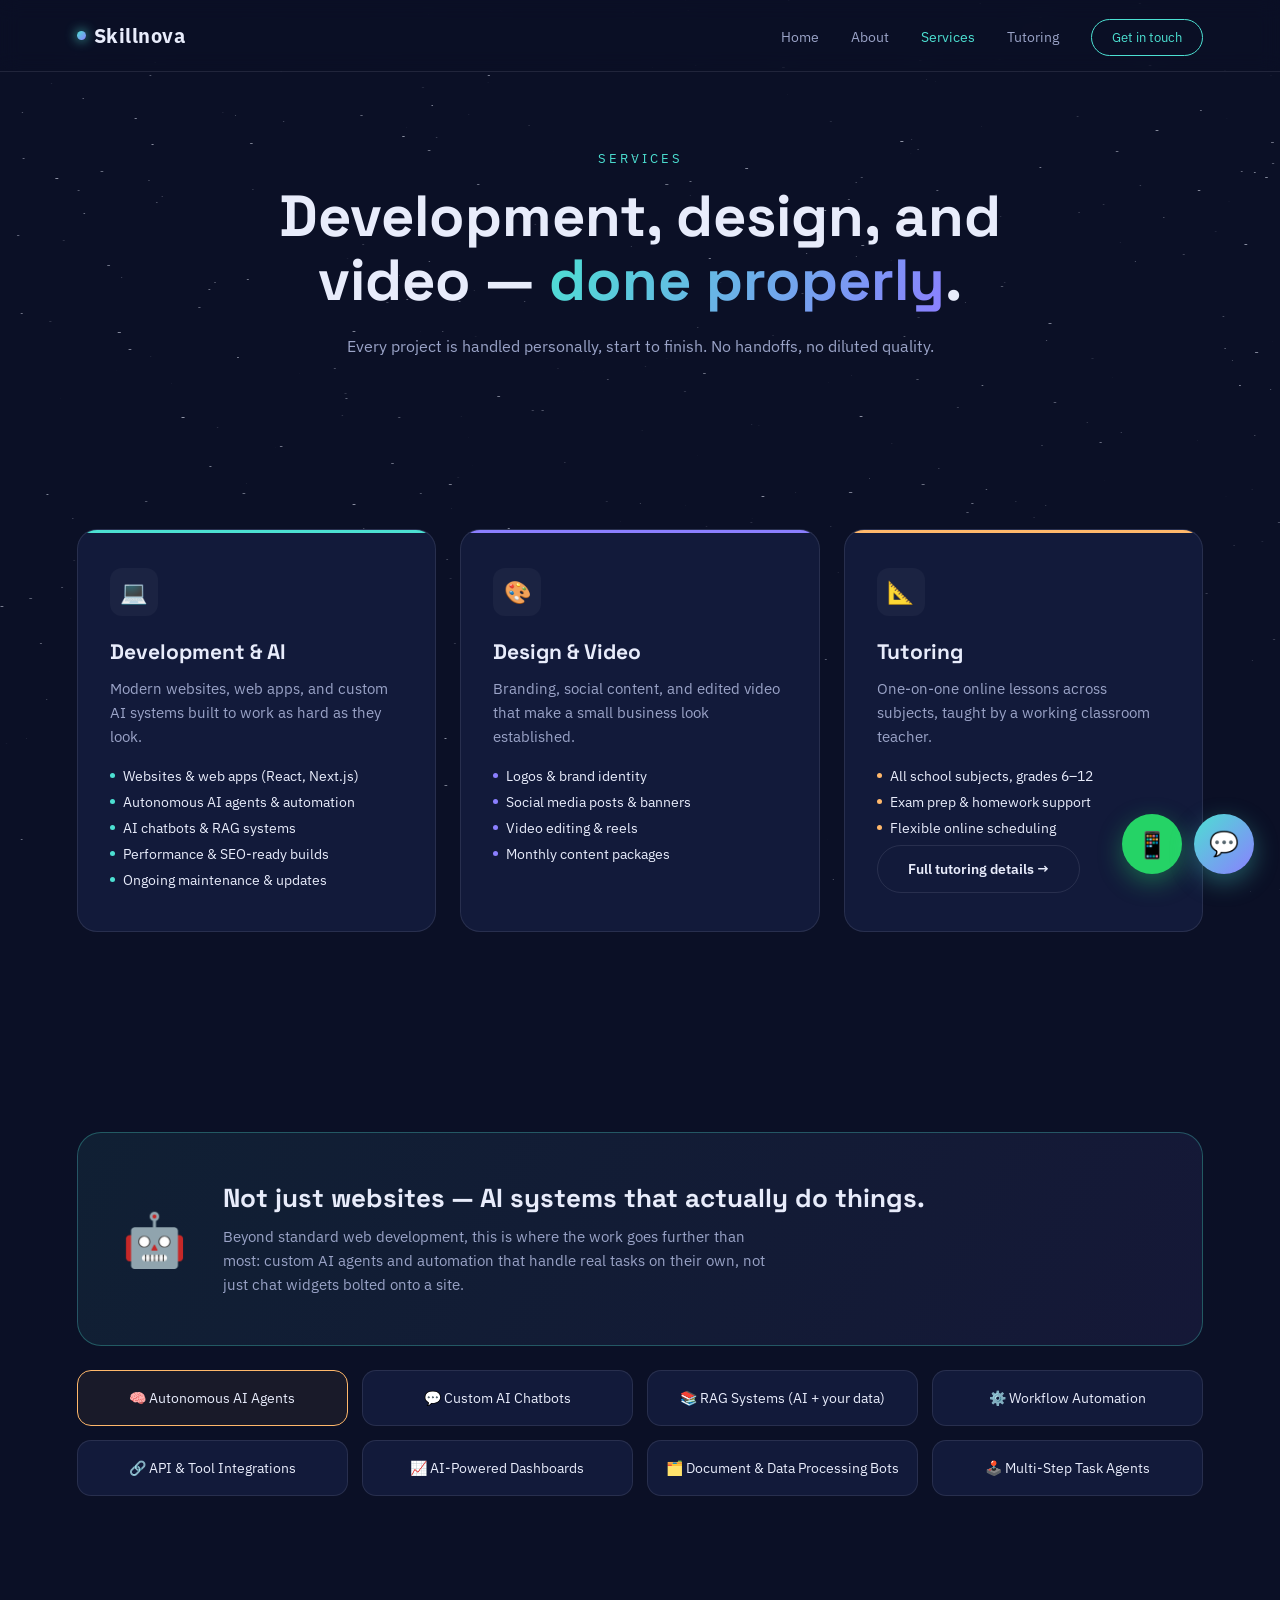
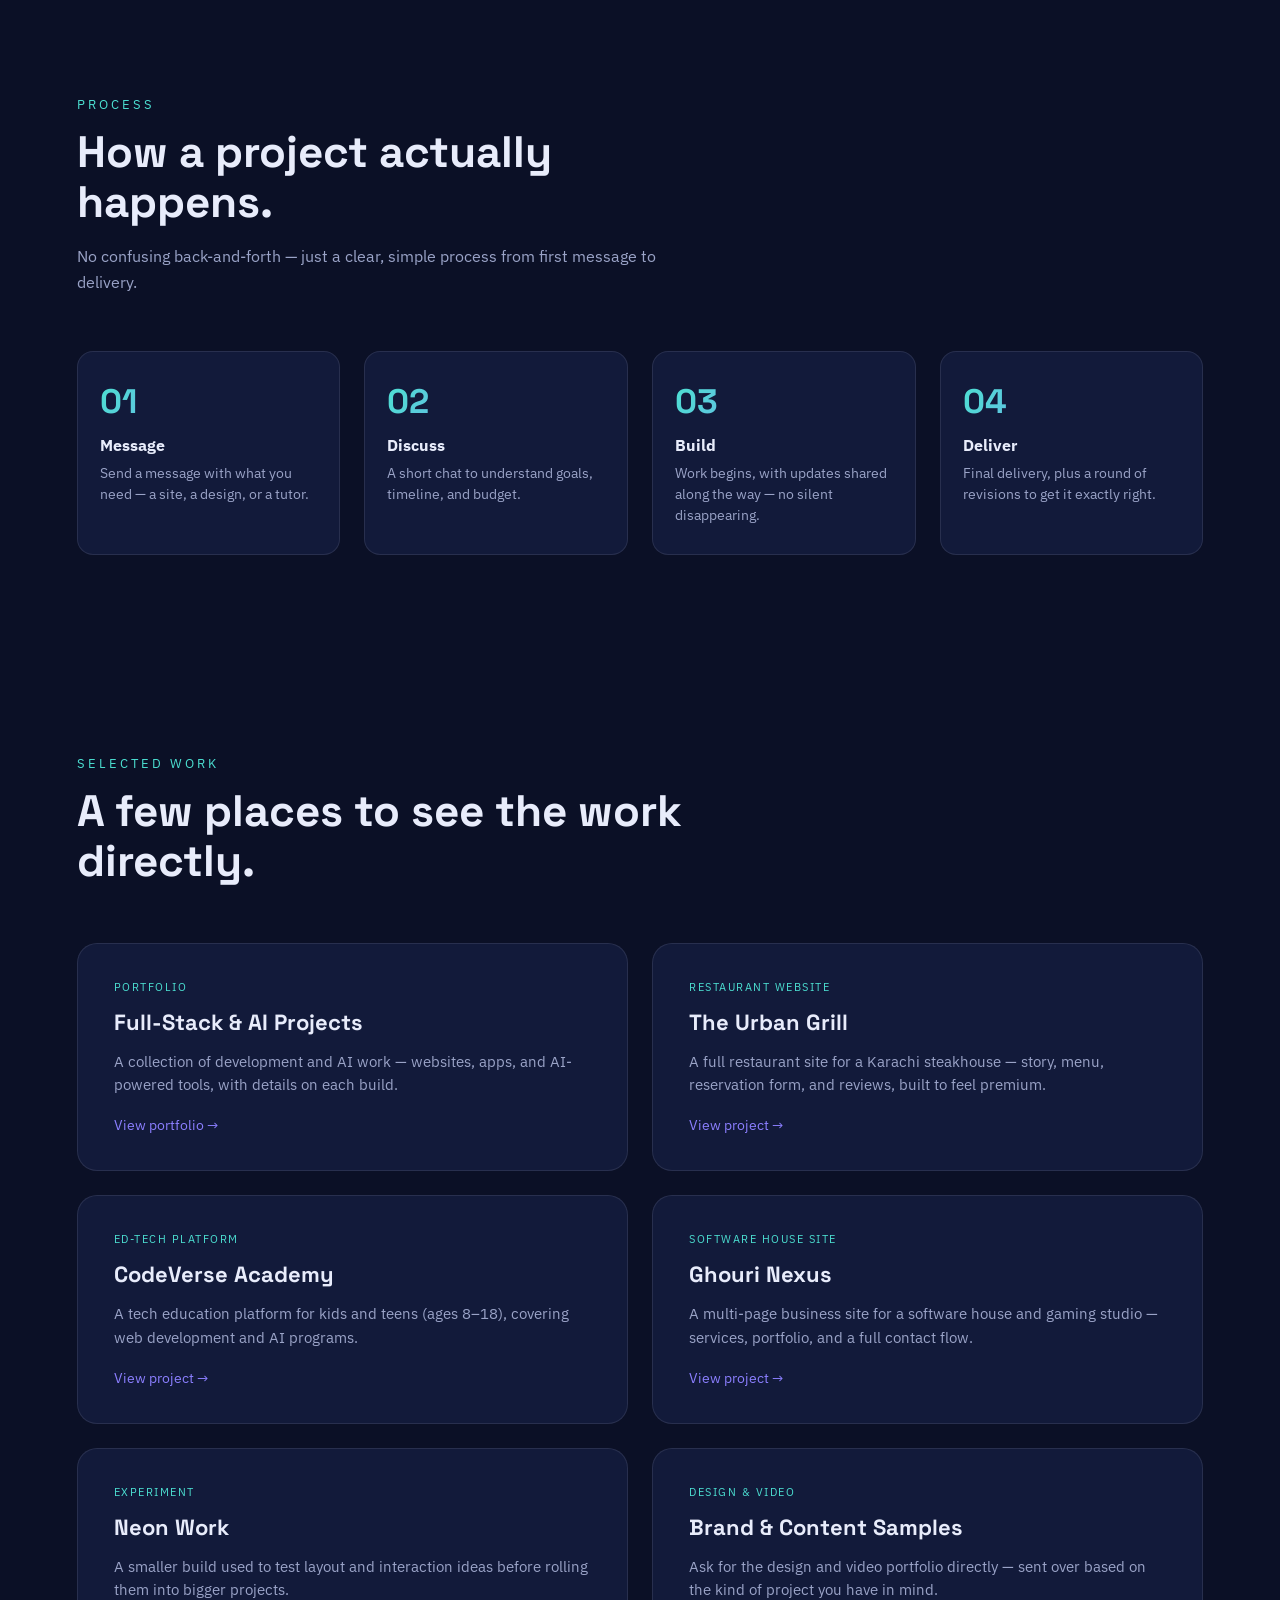
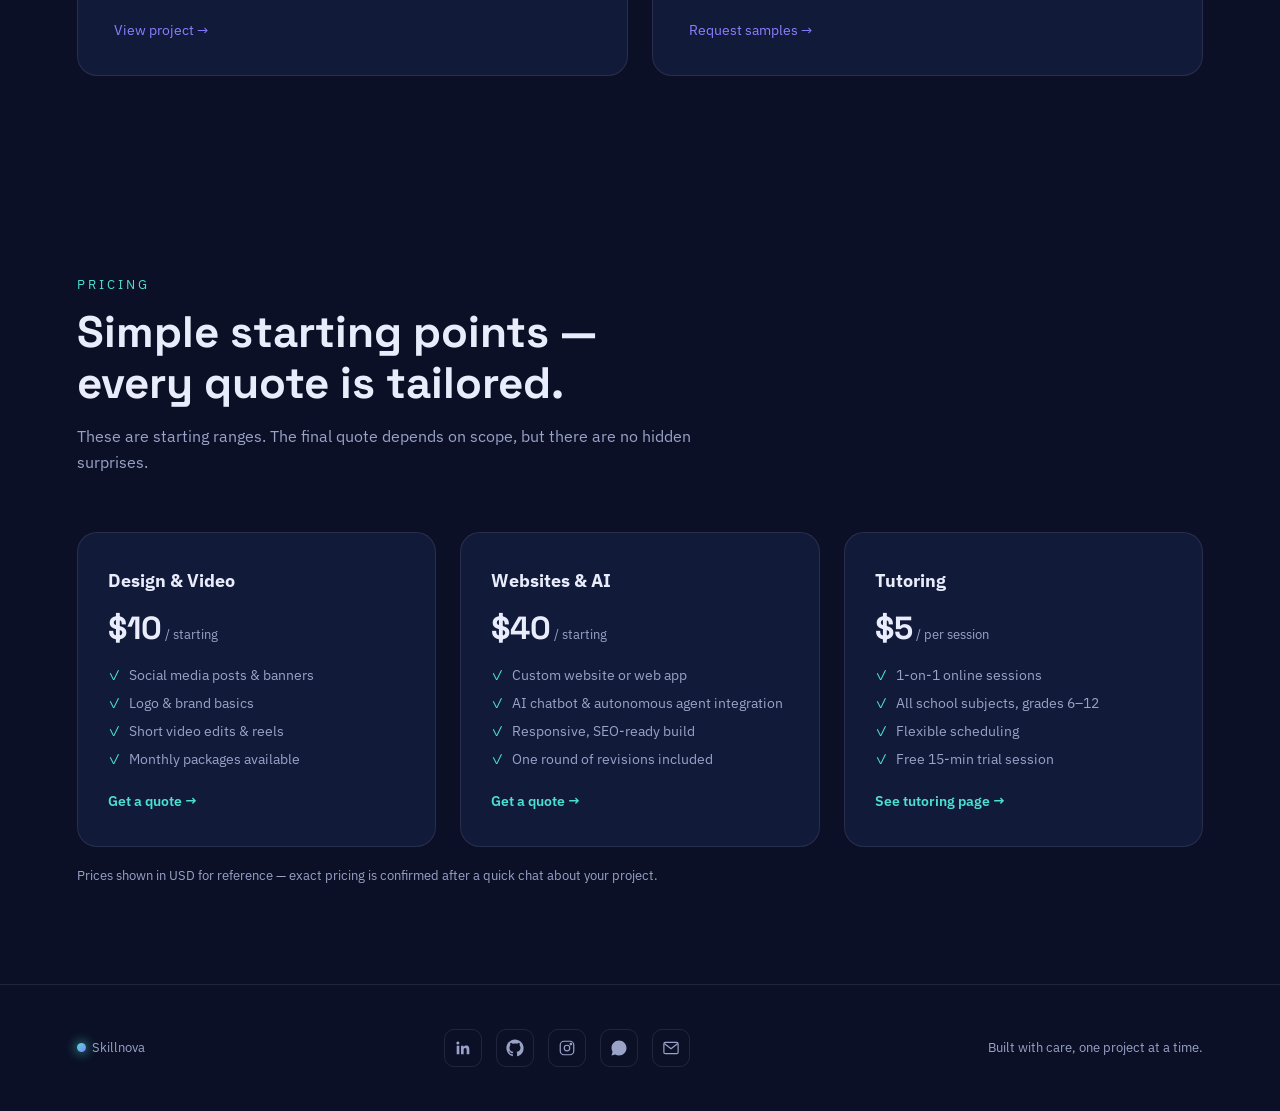
<file: services.html>
<!DOCTYPE html>
<html lang="en">
<head>
<meta charset="UTF-8">
<meta name="viewport" content="width=device-width, initial-scale=1.0">
<title>Services — Skillnova</title>
<link rel="preconnect" href="https://fonts.googleapis.com">
<link href="https://fonts.googleapis.com/css2?family=Space+Grotesk:wght@400;500;600;700&family=IBM+Plex+Sans:wght@400;500;600&display=swap" rel="stylesheet">
<link rel="stylesheet" href="style.css">
</head>
<body>

<canvas id="starfield"></canvas>

<header>
  <div class="logo"><span class="logo-dot"></span>Skillnova</div>
  <button class="menu-toggle" id="menuToggle">☰</button>
  <nav>
    <ul id="navList">
      <li><a href="index.html">Home</a></li>
      <li><a href="about.html">About</a></li>
      <li><a href="services.html" class="active">Services</a></li>
      <li><a href="tutoring.html">Tutoring</a></li>
      <li><a href="contact.html" class="nav-cta">Get in touch</a></li>
    </ul>
  </nav>
</header>

<div class="page-hero">
  <div class="eyebrow">Services</div>
  <h1>Development, design, and video — <span class="grad">done properly</span>.</h1>
  <p>Every project is handled personally, start to finish. No handoffs, no diluted quality.</p>
</div>

<section>
  <div class="services-grid">
    <div class="service-card card-1">
      <div class="icon">💻</div>
      <h3>Development &amp; AI</h3>
      <p>Modern websites, web apps, and custom AI systems built to work as hard as they look.</p>
      <ul>
        <li>Websites &amp; web apps (React, Next.js)</li>
        <li>Autonomous AI agents &amp; automation</li>
        <li>AI chatbots &amp; RAG systems</li>
        <li>Performance &amp; SEO-ready builds</li>
        <li>Ongoing maintenance &amp; updates</li>
      </ul>
    </div>
    <div class="service-card card-2">
      <div class="icon">🎨</div>
      <h3>Design &amp; Video</h3>
      <p>Branding, social content, and edited video that make a small business look established.</p>
      <ul>
        <li>Logos &amp; brand identity</li>
        <li>Social media posts &amp; banners</li>
        <li>Video editing &amp; reels</li>
        <li>Monthly content packages</li>
      </ul>
    </div>
    <div class="service-card card-3">
      <div class="icon">📐</div>
      <h3>Tutoring</h3>
      <p>One-on-one online lessons across subjects, taught by a working classroom teacher.</p>
      <ul>
        <li>All school subjects, grades 6–12</li>
        <li>Exam prep &amp; homework support</li>
        <li>Flexible online scheduling</li>
      </ul>
      <a href="tutoring.html" class="btn btn-ghost" style="margin-top:8px;">Full tutoring details →</a>
    </div>
  </div>
</section>

<section>
  <div class="highlight-banner" style="background:linear-gradient(120deg, rgba(76,224,210,0.08), rgba(139,127,255,0.08));border-color:rgba(76,224,210,0.3);">
    <div class="big-icon">🤖</div>
    <div>
      <h3>Not just websites — AI systems that actually do things.</h3>
      <p>Beyond standard web development, this is where the work goes further than most: custom AI agents and automation that handle real tasks on their own, not just chat widgets bolted onto a site.</p>
    </div>
  </div>
  <div class="subjects-grid" style="margin-top:24px;">
    <div class="subject-chip featured">🧠 Autonomous AI Agents</div>
    <div class="subject-chip">💬 Custom AI Chatbots</div>
    <div class="subject-chip">📚 RAG Systems (AI + your data)</div>
    <div class="subject-chip">⚙️ Workflow Automation</div>
    <div class="subject-chip">🔗 API &amp; Tool Integrations</div>
    <div class="subject-chip">📈 AI-Powered Dashboards</div>
    <div class="subject-chip">🗂️ Document &amp; Data Processing Bots</div>
    <div class="subject-chip">🕹️ Multi-Step Task Agents</div>
  </div>
</section>

<section id="how">
  <div class="section-head">
    <div class="eyebrow">Process</div>
    <h2>How a project actually happens.</h2>
    <p>No confusing back-and-forth — just a clear, simple process from first message to delivery.</p>
  </div>
  <div class="steps-row">
    <div class="step-card">
      <span class="step-num">01</span>
      <h4>Message</h4>
      <p>Send a message with what you need — a site, a design, or a tutor.</p>
    </div>
    <div class="step-card">
      <span class="step-num">02</span>
      <h4>Discuss</h4>
      <p>A short chat to understand goals, timeline, and budget.</p>
    </div>
    <div class="step-card">
      <span class="step-num">03</span>
      <h4>Build</h4>
      <p>Work begins, with updates shared along the way — no silent disappearing.</p>
    </div>
    <div class="step-card">
      <span class="step-num">04</span>
      <h4>Deliver</h4>
      <p>Final delivery, plus a round of revisions to get it exactly right.</p>
    </div>
  </div>
</section>

<section id="work">
  <div class="section-head">
    <div class="eyebrow">Selected work</div>
    <h2>A few places to see the work directly.</h2>
  </div>
  <div class="work-grid">
    <a class="work-card" href="https://new-portfolio-ten-lemon.vercel.app/#projects" target="_blank" rel="noopener">
      <span class="tag">Portfolio</span>
      <h3>Full-Stack &amp; AI Projects</h3>
      <p>A collection of development and AI work — websites, apps, and AI-powered tools, with details on each build.</p>
      <span class="link-out">View portfolio →</span>
    </a>
    <a class="work-card" href="https://the-urban-grill.vercel.app/" target="_blank" rel="noopener">
      <span class="tag">Restaurant Website</span>
      <h3>The Urban Grill</h3>
      <p>A full restaurant site for a Karachi steakhouse — story, menu, reservation form, and reviews, built to feel premium.</p>
      <span class="link-out">View project →</span>
    </a>
    <a class="work-card" href="https://codeverse-lake.vercel.app/" target="_blank" rel="noopener">
      <span class="tag">Ed-Tech Platform</span>
      <h3>CodeVerse Academy</h3>
      <p>A tech education platform for kids and teens (ages 8–18), covering web development and AI programs.</p>
      <span class="link-out">View project →</span>
    </a>
    <a class="work-card" href="https://ghouri-nexus-2.vercel.app/" target="_blank" rel="noopener">
      <span class="tag">Software House Site</span>
      <h3>Ghouri Nexus</h3>
      <p>A multi-page business site for a software house and gaming studio — services, portfolio, and a full contact flow.</p>
      <span class="link-out">View project →</span>
    </a>
    <a class="work-card" href="https://neon-work.vercel.app/" target="_blank" rel="noopener">
      <span class="tag">Experiment</span>
      <h3>Neon Work</h3>
      <p>A smaller build used to test layout and interaction ideas before rolling them into bigger projects.</p>
      <span class="link-out">View project →</span>
    </a>
    <a class="work-card" href="contact.html">
      <span class="tag">Design &amp; Video</span>
      <h3>Brand &amp; Content Samples</h3>
      <p>Ask for the design and video portfolio directly — sent over based on the kind of project you have in mind.</p>
      <span class="link-out">Request samples →</span>
    </a>
  </div>
</section>

<section id="pricing">
  <div class="section-head">
    <div class="eyebrow">Pricing</div>
    <h2>Simple starting points — every quote is tailored.</h2>
    <p>These are starting ranges. The final quote depends on scope, but there are no hidden surprises.</p>
  </div>
  <div class="pricing-grid">
    <a class="price-card-link" href="contact.html?service=Design">
      <div class="price-card">
        <h4>Design &amp; Video</h4>
        <div class="price">$10<span> / starting</span></div>
        <ul>
          <li>Social media posts &amp; banners</li>
          <li>Logo &amp; brand basics</li>
          <li>Short video edits &amp; reels</li>
          <li>Monthly packages available</li>
        </ul>
        <span class="card-cta">Get a quote →</span>
      </div>
    </a>
    <a class="price-card-link" href="contact.html?service=Website">
      <div class="price-card">
        <h4>Websites &amp; AI</h4>
        <div class="price">$40<span> / starting</span></div>
        <ul>
          <li>Custom website or web app</li>
          <li>AI chatbot &amp; autonomous agent integration</li>
          <li>Responsive, SEO-ready build</li>
          <li>One round of revisions included</li>
        </ul>
        <span class="card-cta">Get a quote →</span>
      </div>
    </a>
    <a class="price-card-link" href="tutoring.html">
      <div class="price-card">
        <h4>Tutoring</h4>
        <div class="price">$5<span> / per session</span></div>
        <ul>
          <li>1-on-1 online sessions</li>
          <li>All school subjects, grades 6–12</li>
          <li>Flexible scheduling</li>
          <li>Free 15-min trial session</li>
        </ul>
        <span class="card-cta">See tutoring page →</span>
      </div>
    </a>
  </div>
  <p class="price-note">Prices shown in USD for reference — exact pricing is confirmed after a quick chat about your project.</p>
</section>

<footer>
  <div><span class="logo-dot" style="display:inline-block;margin-right:6px;"></span>Skillnova</div>
  <div class="footer-socials">
    <a href="https://www.linkedin.com/in/shasmeen-zahra-2903952b8/?skipRedirect=true" target="_blank" rel="noopener" title="LinkedIn"><svg viewBox="0 0 24 24" fill="currentColor"><path d="M20.45 20.45h-3.56v-5.57c0-1.33-.02-3.04-1.85-3.04-1.85 0-2.14 1.45-2.14 2.94v5.67H9.34V9h3.41v1.56h.05c.48-.9 1.64-1.85 3.38-1.85 3.61 0 4.28 2.38 4.28 5.47v6.27zM5.34 7.43a2.07 2.07 0 1 1 0-4.13 2.07 2.07 0 0 1 0 4.13zM7.12 20.45H3.56V9h3.56v11.45z"/></svg></a>
    <a href="https://github.com/shasmeenZahra" target="_blank" rel="noopener" title="GitHub"><svg viewBox="0 0 24 24" fill="currentColor"><path d="M12 .5C5.73.5.5 5.73.5 12c0 5.08 3.29 9.39 7.86 10.91.58.1.79-.25.79-.56 0-.28-.01-1.02-.02-2-3.2.7-3.88-1.54-3.88-1.54-.52-1.33-1.28-1.68-1.28-1.68-1.04-.71.08-.7.08-.7 1.15.08 1.76 1.18 1.76 1.18 1.03 1.75 2.7 1.25 3.36.96.1-.75.4-1.25.73-1.54-2.56-.29-5.26-1.28-5.26-5.7 0-1.26.45-2.29 1.18-3.1-.12-.29-.51-1.46.11-3.05 0 0 .96-.31 3.15 1.18a10.9 10.9 0 0 1 2.87-.39c.97.01 1.95.13 2.87.39 2.19-1.49 3.15-1.18 3.15-1.18.62 1.59.23 2.76.11 3.05.73.81 1.18 1.84 1.18 3.1 0 4.43-2.7 5.41-5.27 5.7.41.36.78 1.07.78 2.15 0 1.55-.01 2.8-.01 3.18 0 .31.21.67.8.56A11.5 11.5 0 0 0 23.5 12C23.5 5.73 18.27.5 12 .5z"/></svg></a>
    <a href="https://www.instagram.com/uulvv_shasu_" target="_blank" rel="noopener" title="Instagram"><svg viewBox="0 0 24 24" fill="none" stroke="currentColor" stroke-width="1.6"><rect x="3" y="3" width="18" height="18" rx="5"/><circle cx="12" cy="12" r="3.7"/><circle cx="17.2" cy="6.8" r="1"/></svg></a>
    <a href="https://whatsapp.com/channel/0029VbDNTPNI7BeJlJGkMR1N" target="_blank" rel="noopener" title="WhatsApp Channel"><svg viewBox="0 0 24 24" fill="currentColor"><path d="M17.47 14.38c-.28-.14-1.67-.82-1.93-.92-.26-.1-.45-.14-.64.14-.19.28-.74.92-.9 1.1-.17.19-.33.21-.61.07-.28-.14-1.19-.44-2.26-1.4-.84-.75-1.4-1.67-1.57-1.95-.16-.28-.02-.43.12-.57.13-.13.28-.33.42-.5.14-.16.19-.28.28-.47.1-.19.05-.35-.02-.5-.07-.14-.64-1.55-.88-2.12-.23-.56-.47-.48-.64-.49h-.55c-.19 0-.5.07-.76.35-.26.28-1 1-1 2.42 0 1.43 1.03 2.81 1.17 3 .14.19 2.03 3.1 4.93 4.35.69.3 1.22.48 1.64.61.69.22 1.32.19 1.81.11.55-.08 1.67-.68 1.91-1.34.24-.66.24-1.22.17-1.34-.07-.12-.26-.19-.54-.33zM12.02 2C6.5 2 2 6.48 2 12c0 1.87.51 3.63 1.4 5.14L2 22l4.99-1.35C8.44 21.5 10.17 22 12.02 22 17.53 22 22 17.52 22 12S17.53 2 12.02 2z"/></svg></a>
    <a href="mailto:shasmeenofficial12@gmail.com" title="Email"><svg viewBox="0 0 24 24" fill="none" stroke="currentColor" stroke-width="1.6"><rect x="2.5" y="4.5" width="19" height="15" rx="2"/><path d="M3 6l9 7 9-7"/></svg></a>
  </div>  <div>Built with care, one project at a time.</div>
</footer>

<a id="whatsappBtn" href="https://whatsapp.com/channel/0029VbDNTPNI7BeJlJGkMR1N" target="_blank" rel="noopener" title="WhatsApp">📱</a>

<button id="assistantToggle">💬</button>
<div id="assistantPanel">
  <div class="assistant-head">
    <span class="dot"></span>
    <div><b>Skillnova Assistant</b><span>Usually replies in a day</span></div>
  </div>
  <div id="assistantMessages">
    <div class="msg bot">Hi! I can answer quick questions about services, pricing, or how to get started. What would you like to know?</div>
  </div>
  <div class="quick-replies" id="quickReplies">
    <div class="quick-reply" data-q="services">What services do you offer?</div>
    <div class="quick-reply" data-q="pricing">How much does it cost?</div>
    <div class="quick-reply" data-q="tutoring">Tell me about tutoring</div>
    <div class="quick-reply" data-q="contact">How do I get started?</div>
  </div>
  <div class="assistant-input">
    <input type="text" id="assistantInput" placeholder="Type a question...">
    <button id="assistantSend">Send</button>
  </div>
</div>

<script src="script.js"></script>
</body>
</html>
</file>
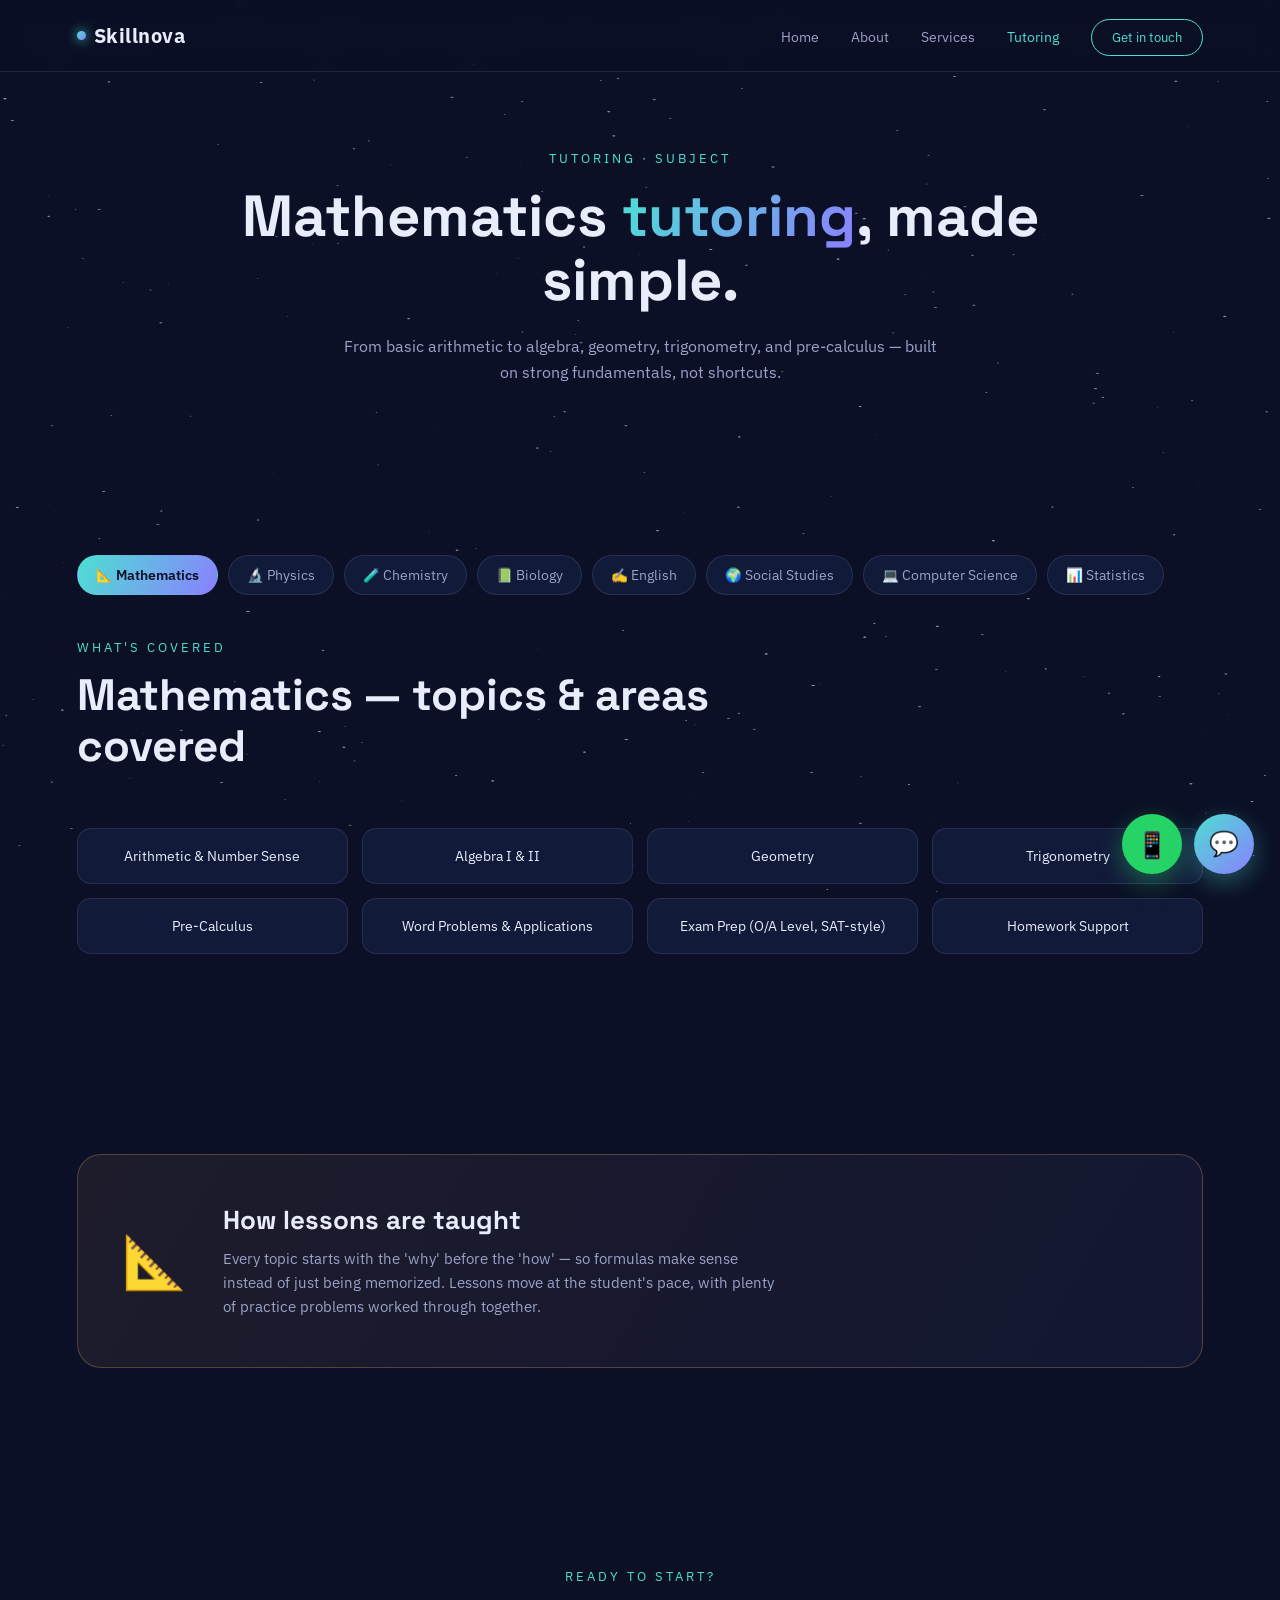
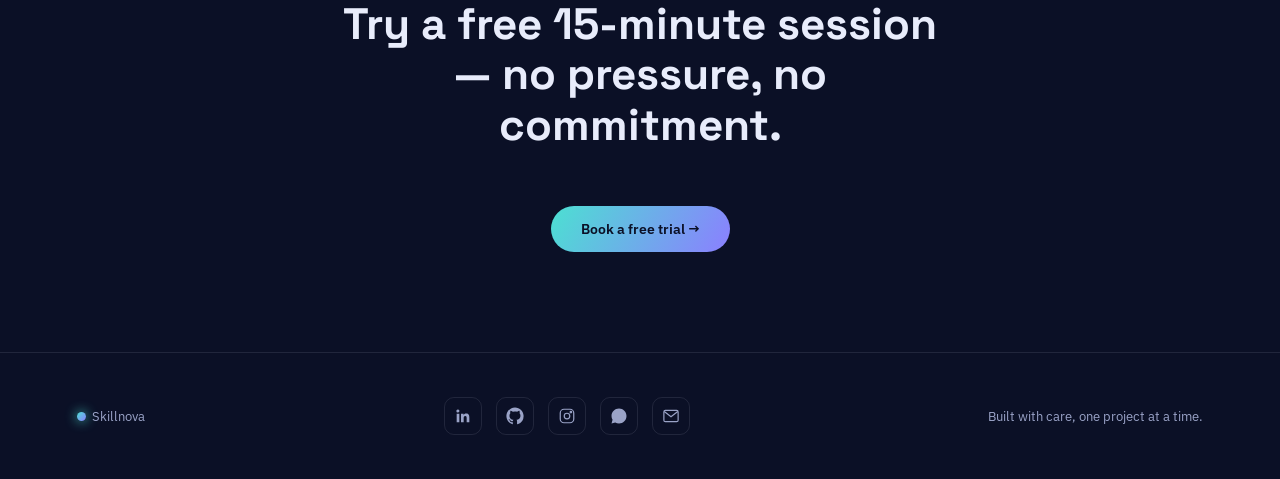
<file: subject.html>
<!DOCTYPE html>
<html lang="en">
<head>
<meta charset="UTF-8">
<meta name="viewport" content="width=device-width, initial-scale=1.0">
<title id="pageTitle">Subject — Skillnova</title>
<link rel="preconnect" href="https://fonts.googleapis.com">
<link href="https://fonts.googleapis.com/css2?family=Space+Grotesk:wght@400;500;600;700&family=IBM+Plex+Sans:wght@400;500;600&display=swap" rel="stylesheet">
<link rel="stylesheet" href="style.css">
</head>
<body>

<canvas id="starfield"></canvas>

<header>
  <div class="logo"><span class="logo-dot"></span>Skillnova</div>
  <button class="menu-toggle" id="menuToggle">☰</button>
  <nav>
    <ul id="navList">
      <li><a href="index.html">Home</a></li>
      <li><a href="about.html">About</a></li>
      <li><a href="services.html">Services</a></li>
      <li><a href="tutoring.html" class="active">Tutoring</a></li>
      <li><a href="contact.html" class="nav-cta">Get in touch</a></li>
    </ul>
  </nav>
</header>

<div class="page-hero">
  <div class="eyebrow">Tutoring · Subject</div>
  <h1 id="subjectHeading">Loading...</h1>
  <p id="subjectIntro"></p>
</div>

<section>
  <div class="subject-tabs" id="subjectTabs"></div>

  <div class="section-head">
    <div class="eyebrow">What's covered</div>
    <h2 id="topicsHeading">Topics &amp; areas</h2>
  </div>
  <div class="subjects-grid" id="topicsGrid"></div>
</section>

<section>
  <div class="highlight-banner">
    <div class="big-icon" id="subjectIcon">📘</div>
    <div>
      <h3>How lessons are taught</h3>
      <p id="approachText">Clear, step-by-step explanations paired with real practice — built around how the student learns best, not a fixed script.</p>
    </div>
  </div>
</section>

<section>
  <div class="section-head center" style="margin-left:auto;margin-right:auto;">
    <div class="eyebrow">Ready to start?</div>
    <h2>Try a free 15-minute session — no pressure, no commitment.</h2>
  </div>
  <div style="text-align:center;">
    <a href="contact.html" class="btn btn-primary">Book a free trial →</a>
  </div>
</section>

<footer>
  <div><span class="logo-dot" style="display:inline-block;margin-right:6px;"></span>Skillnova</div>
  <div class="footer-socials">
    <a href="https://www.linkedin.com/in/shasmeen-zahra-2903952b8/?skipRedirect=true" target="_blank" rel="noopener" title="LinkedIn"><svg viewBox="0 0 24 24" fill="currentColor"><path d="M20.45 20.45h-3.56v-5.57c0-1.33-.02-3.04-1.85-3.04-1.85 0-2.14 1.45-2.14 2.94v5.67H9.34V9h3.41v1.56h.05c.48-.9 1.64-1.85 3.38-1.85 3.61 0 4.28 2.38 4.28 5.47v6.27zM5.34 7.43a2.07 2.07 0 1 1 0-4.13 2.07 2.07 0 0 1 0 4.13zM7.12 20.45H3.56V9h3.56v11.45z"/></svg></a>
    <a href="https://github.com/shasmeenZahra" target="_blank" rel="noopener" title="GitHub"><svg viewBox="0 0 24 24" fill="currentColor"><path d="M12 .5C5.73.5.5 5.73.5 12c0 5.08 3.29 9.39 7.86 10.91.58.1.79-.25.79-.56 0-.28-.01-1.02-.02-2-3.2.7-3.88-1.54-3.88-1.54-.52-1.33-1.28-1.68-1.28-1.68-1.04-.71.08-.7.08-.7 1.15.08 1.76 1.18 1.76 1.18 1.03 1.75 2.7 1.25 3.36.96.1-.75.4-1.25.73-1.54-2.56-.29-5.26-1.28-5.26-5.7 0-1.26.45-2.29 1.18-3.1-.12-.29-.51-1.46.11-3.05 0 0 .96-.31 3.15 1.18a10.9 10.9 0 0 1 2.87-.39c.97.01 1.95.13 2.87.39 2.19-1.49 3.15-1.18 3.15-1.18.62 1.59.23 2.76.11 3.05.73.81 1.18 1.84 1.18 3.1 0 4.43-2.7 5.41-5.27 5.7.41.36.78 1.07.78 2.15 0 1.55-.01 2.8-.01 3.18 0 .31.21.67.8.56A11.5 11.5 0 0 0 23.5 12C23.5 5.73 18.27.5 12 .5z"/></svg></a>
    <a href="https://www.instagram.com/uulvv_shasu_" target="_blank" rel="noopener" title="Instagram"><svg viewBox="0 0 24 24" fill="none" stroke="currentColor" stroke-width="1.6"><rect x="3" y="3" width="18" height="18" rx="5"/><circle cx="12" cy="12" r="3.7"/><circle cx="17.2" cy="6.8" r="1"/></svg></a>
    <a href="https://whatsapp.com/channel/0029VbDNTPNI7BeJlJGkMR1N" target="_blank" rel="noopener" title="WhatsApp Channel"><svg viewBox="0 0 24 24" fill="currentColor"><path d="M17.47 14.38c-.28-.14-1.67-.82-1.93-.92-.26-.1-.45-.14-.64.14-.19.28-.74.92-.9 1.1-.17.19-.33.21-.61.07-.28-.14-1.19-.44-2.26-1.4-.84-.75-1.4-1.67-1.57-1.95-.16-.28-.02-.43.12-.57.13-.13.28-.33.42-.5.14-.16.19-.28.28-.47.1-.19.05-.35-.02-.5-.07-.14-.64-1.55-.88-2.12-.23-.56-.47-.48-.64-.49h-.55c-.19 0-.5.07-.76.35-.26.28-1 1-1 2.42 0 1.43 1.03 2.81 1.17 3 .14.19 2.03 3.1 4.93 4.35.69.3 1.22.48 1.64.61.69.22 1.32.19 1.81.11.55-.08 1.67-.68 1.91-1.34.24-.66.24-1.22.17-1.34-.07-.12-.26-.19-.54-.33zM12.02 2C6.5 2 2 6.48 2 12c0 1.87.51 3.63 1.4 5.14L2 22l4.99-1.35C8.44 21.5 10.17 22 12.02 22 17.53 22 22 17.52 22 12S17.53 2 12.02 2z"/></svg></a>
    <a href="mailto:shasmeenofficial12@gmail.com" title="Email"><svg viewBox="0 0 24 24" fill="none" stroke="currentColor" stroke-width="1.6"><rect x="2.5" y="4.5" width="19" height="15" rx="2"/><path d="M3 6l9 7 9-7"/></svg></a>
  </div>
  <div>Built with care, one project at a time.</div>
</footer>

<a id="whatsappBtn" href="https://whatsapp.com/channel/0029VbDNTPNI7BeJlJGkMR1N" target="_blank" rel="noopener" title="WhatsApp">📱</a>

<button id="assistantToggle">💬</button>
<div id="assistantPanel">
  <div class="assistant-head">
    <span class="dot"></span>
    <div><b>Skillnova Assistant</b><span>Usually replies in a day</span></div>
  </div>
  <div id="assistantMessages">
    <div class="msg bot">Hi! I can answer quick questions about services, pricing, or how to get started. What would you like to know?</div>
  </div>
  <div class="quick-replies" id="quickReplies">
    <div class="quick-reply" data-q="services">What services do you offer?</div>
    <div class="quick-reply" data-q="pricing">How much does it cost?</div>
    <div class="quick-reply" data-q="tutoring">Tell me about tutoring</div>
    <div class="quick-reply" data-q="contact">How do I get started?</div>
  </div>
  <div class="assistant-input">
    <input type="text" id="assistantInput" placeholder="Type a question...">
    <button id="assistantSend">Send</button>
  </div>
</div>

<script src="script.js"></script>
<script>
const SUBJECTS = {
  math: {
    name: "Mathematics", icon: "📐",
    intro: "From basic arithmetic to algebra, geometry, trigonometry, and pre-calculus — built on strong fundamentals, not shortcuts.",
    topics: ["Arithmetic & Number Sense","Algebra I & II","Geometry","Trigonometry","Pre-Calculus","Word Problems & Applications","Exam Prep (O/A Level, SAT-style)","Homework Support"],
    approach: "Every topic starts with the 'why' before the 'how' — so formulas make sense instead of just being memorized. Lessons move at the student's pace, with plenty of practice problems worked through together."
  },
  physics: {
    name: "Physics", icon: "🔬",
    intro: "Mechanics, energy, waves, and electricity — explained with real-world examples so the concepts actually stick.",
    topics: ["Mechanics & Motion","Forces & Newton's Laws","Energy & Work","Waves & Sound","Electricity & Circuits","Numericals & Problem Solving","Exam Prep","Homework Support"],
    approach: "Physics clicks when you can picture it — so lessons lean on diagrams, real examples, and step-by-step numericals rather than abstract formulas alone."
  },
  chemistry: {
    name: "Chemistry", icon: "🧪",
    intro: "Atomic structure, reactions, and organic chemistry basics — broken down into clear, logical steps.",
    topics: ["Atomic Structure","Periodic Table Trends","Chemical Bonding","Reactions & Equations","Organic Chemistry Basics","Stoichiometry","Exam Prep","Homework Support"],
    approach: "Concepts are connected back to the periodic table and real reactions, so chemistry feels like a system that makes sense — not a list of facts to memorize."
  },
  biology: {
    name: "Biology", icon: "📗",
    intro: "Cell biology, genetics, human systems, and ecology — taught with clear diagrams and structured notes.",
    topics: ["Cell Biology","Genetics & Heredity","Human Body Systems","Ecology & Environment","Diagrams & Labeling","Exam Prep","Homework Support"],
    approach: "Biology is heavy on terminology and structure — so lessons focus on organizing information clearly (diagrams, comparisons, summaries) so it's easier to recall under exam pressure."
  },
  english: {
    name: "English", icon: "✍️",
    intro: "Grammar, comprehension, essay writing, and literature analysis — for clearer, more confident writing.",
    topics: ["Grammar & Sentence Structure","Reading Comprehension","Essay Writing","Literature Analysis","Vocabulary Building","Exam Prep","Homework Support"],
    approach: "Writing improves fastest with feedback — so sessions include real writing practice with direct, constructive feedback, not just grammar rules in isolation."
  },
  "social-studies": {
    name: "Social Studies", icon: "🌍",
    intro: "History, geography, and civics — presented as connected stories and systems, not disconnected facts.",
    topics: ["World & Regional History","Geography","Civics & Government","Timelines & Cause-Effect","Map Work","Exam Prep","Homework Support"],
    approach: "Dates and facts stick better when they're part of a bigger story — so lessons connect events and ideas together instead of teaching them in isolation."
  },
  "computer-science": {
    name: "Computer Science", icon: "💻",
    intro: "Programming fundamentals, logic building, and intro-level computer science concepts.",
    topics: ["Programming Basics (Python/JS)","Logic & Algorithms","Data Structures Intro","Web Basics (HTML/CSS)","Problem Solving","Exam Prep","Homework Support"],
    approach: "Taught by someone who builds real software day to day — so concepts are grounded in how things actually work in practice, not just theory."
  },
  statistics: {
    name: "Statistics", icon: "📊",
    intro: "Data, probability, and interpretation — the kind of math that shows up everywhere outside the classroom too.",
    topics: ["Descriptive Statistics","Probability","Data Interpretation & Graphs","Distributions","Hypothesis Basics","Exam Prep","Homework Support"],
    approach: "Statistics makes more sense with real data — so lessons use practical examples and visuals instead of just formulas and tables."
  }
};

function slugLabel(slug){
  return SUBJECTS[slug] ? SUBJECTS[slug].name : slug;
}

const params = new URLSearchParams(window.location.search);
let current = params.get('s') || 'math';
if(!SUBJECTS[current]) current = 'math';

function render(slug){
  const data = SUBJECTS[slug];
  document.getElementById('pageTitle').textContent = data.name + ' Tutoring — Skillnova';
  document.getElementById('subjectHeading').innerHTML = data.name + ' <span class="grad">tutoring</span>, made simple.';
  document.getElementById('subjectIntro').textContent = data.intro;
  document.getElementById('subjectIcon').textContent = data.icon;
  document.getElementById('topicsHeading').textContent = data.name + ' — topics & areas covered';
  document.getElementById('approachText').textContent = data.approach;

  const grid = document.getElementById('topicsGrid');
  grid.innerHTML = '';
  data.topics.forEach(t=>{
    const div = document.createElement('div');
    div.className = 'subject-chip';
    div.textContent = t;
    grid.appendChild(div);
  });

  const tabs = document.getElementById('subjectTabs');
  tabs.innerHTML = '';
  Object.keys(SUBJECTS).forEach(key=>{
    const a = document.createElement('a');
    a.href = 'subject.html?s='+key;
    a.className = 'subject-tab' + (key===slug ? ' active' : '');
    a.textContent = SUBJECTS[key].icon + ' ' + SUBJECTS[key].name;
    tabs.appendChild(a);
  });
}

render(current);
</script>
</body>
</html>
</file>
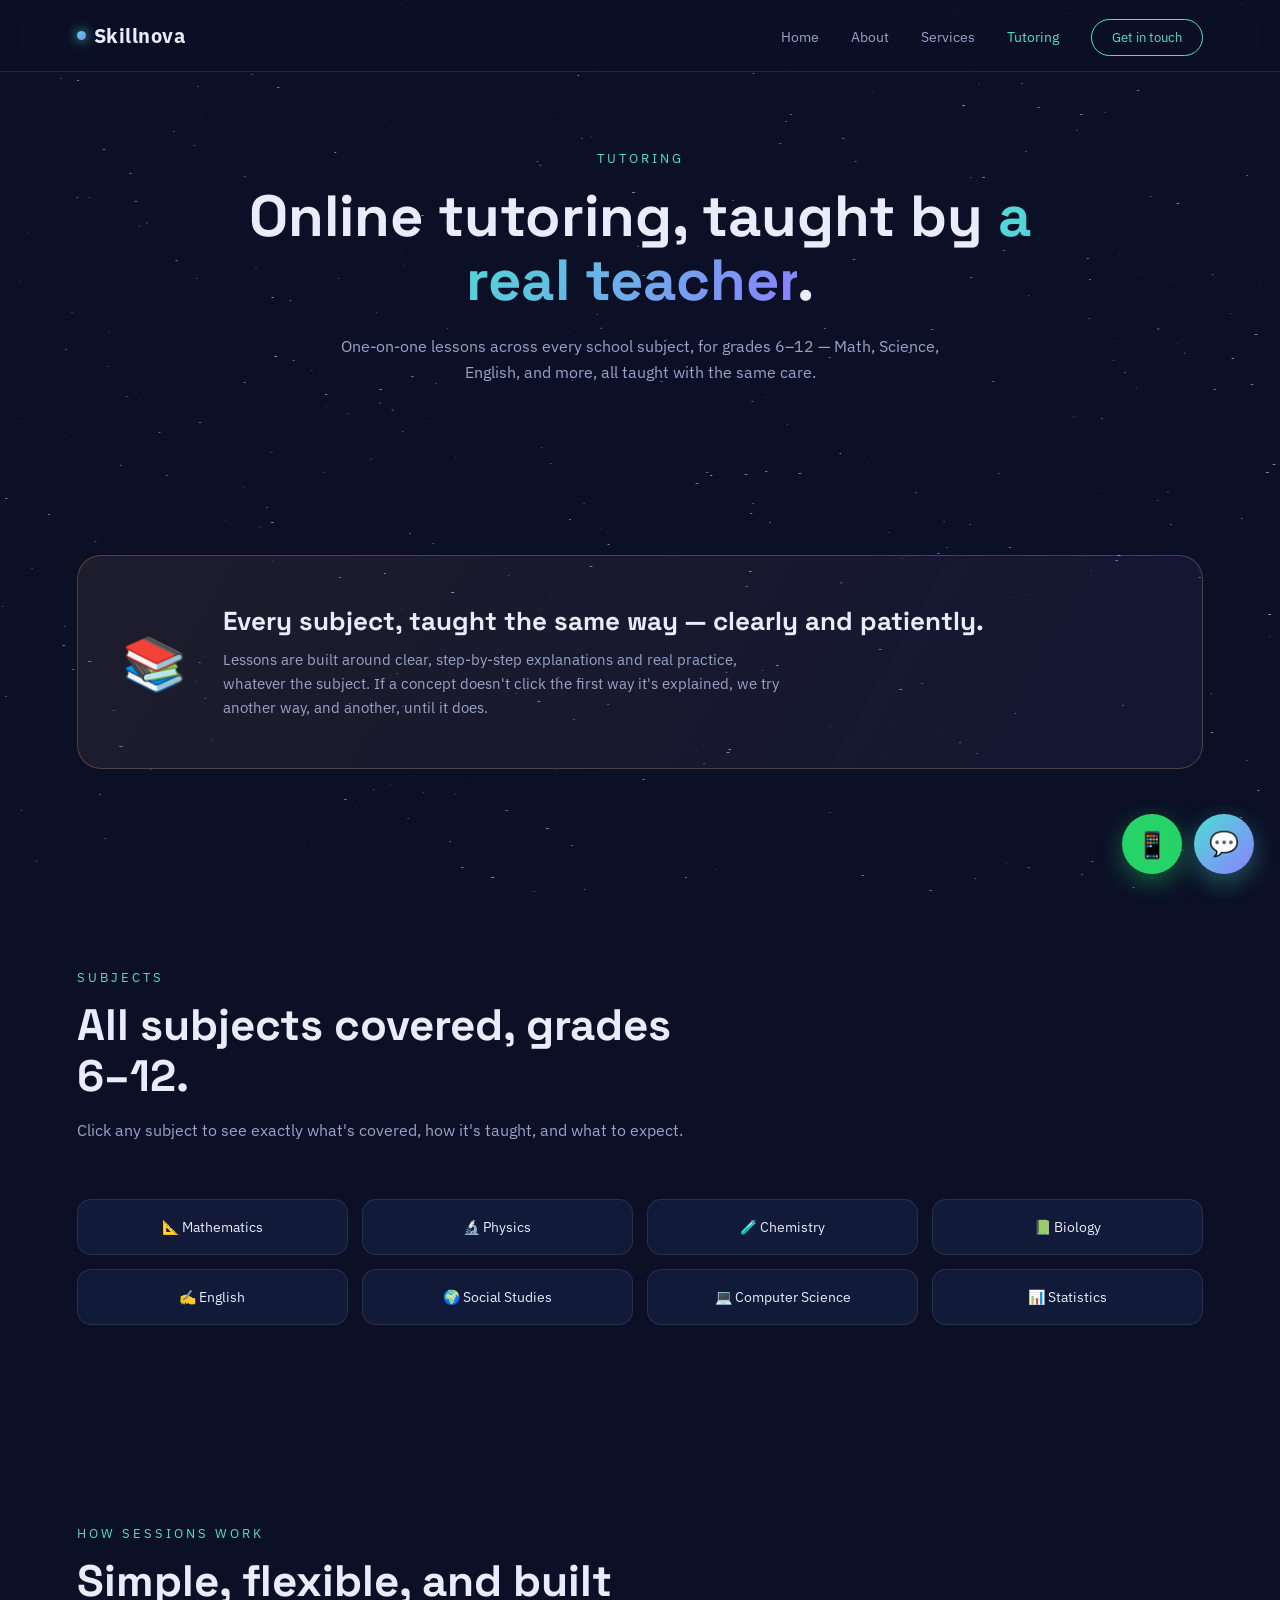
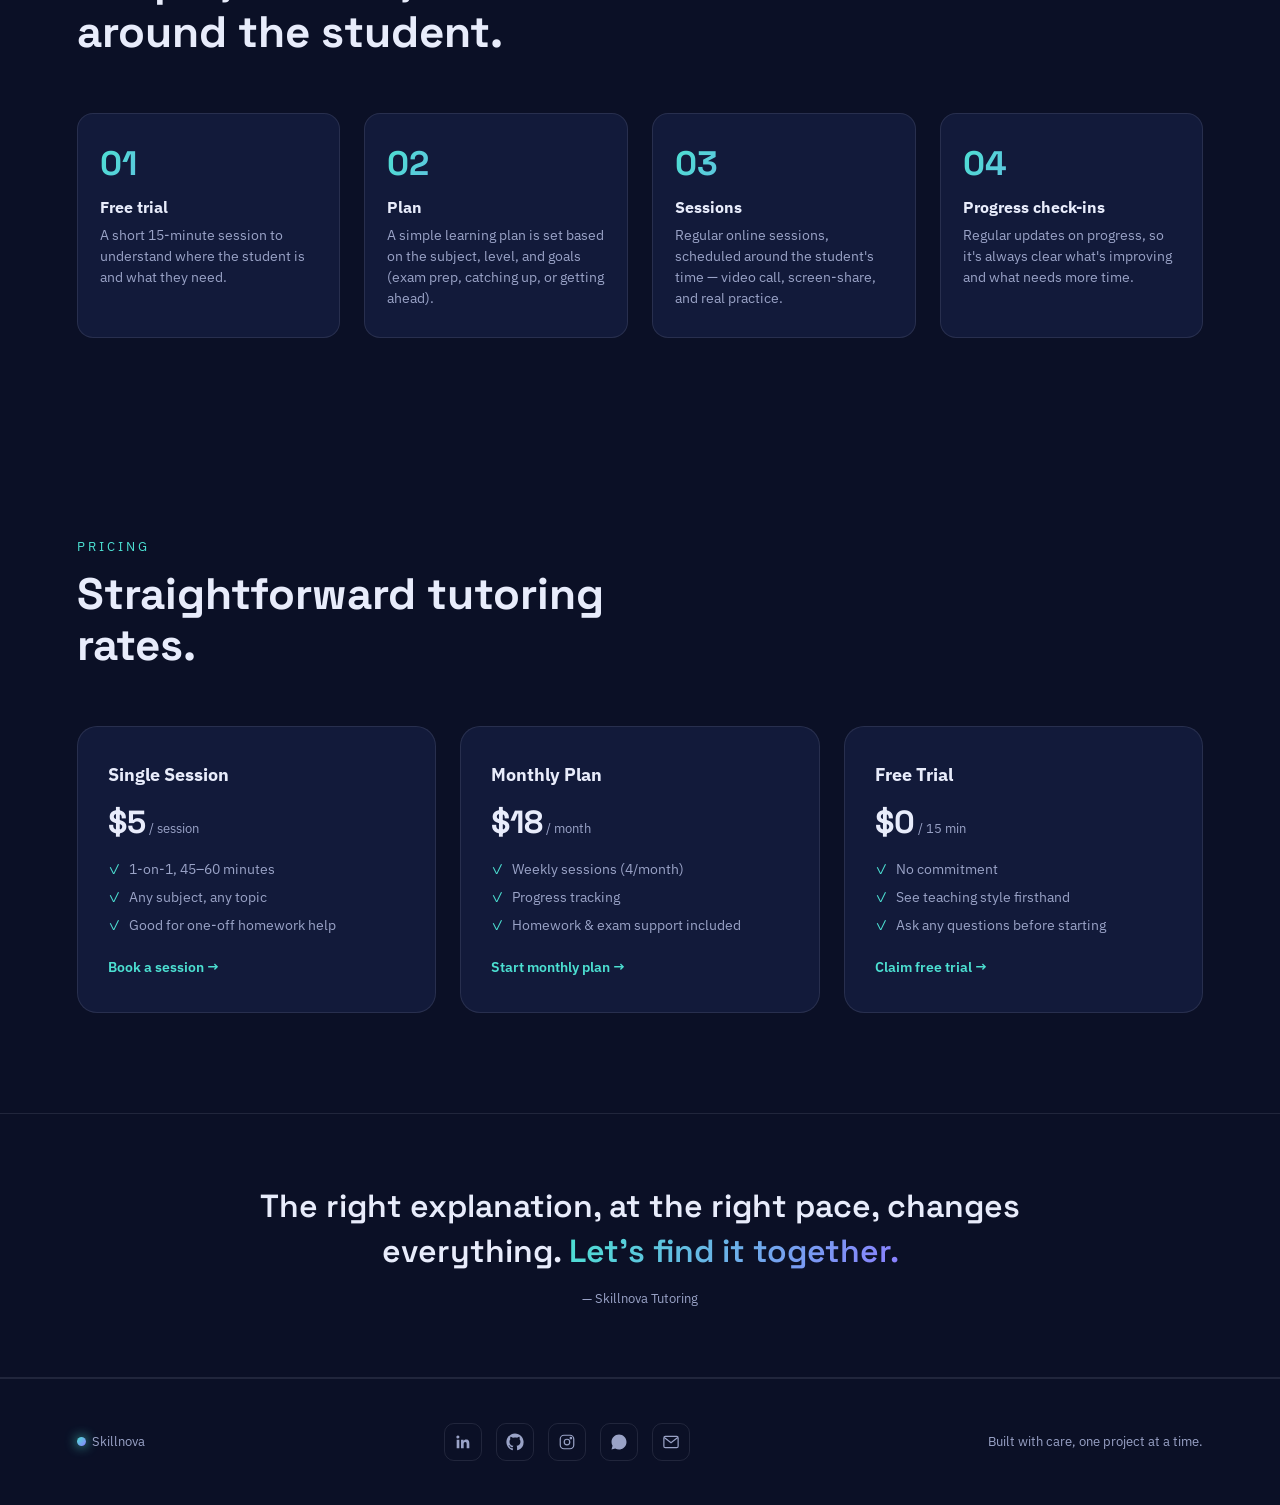
<file: tutoring.html>
<!DOCTYPE html>
<html lang="en">
<head>
<meta charset="UTF-8">
<meta name="viewport" content="width=device-width, initial-scale=1.0">
<title>Tutoring — Skillnova</title>
<link rel="preconnect" href="https://fonts.googleapis.com">
<link href="https://fonts.googleapis.com/css2?family=Space+Grotesk:wght@400;500;600;700&family=IBM+Plex+Sans:wght@400;500;600&display=swap" rel="stylesheet">
<link rel="stylesheet" href="style.css">
</head>
<body>

<canvas id="starfield"></canvas>

<header>
  <div class="logo"><span class="logo-dot"></span>Skillnova</div>
  <button class="menu-toggle" id="menuToggle">☰</button>
  <nav>
    <ul id="navList">
      <li><a href="index.html">Home</a></li>
      <li><a href="about.html">About</a></li>
      <li><a href="services.html">Services</a></li>
      <li><a href="tutoring.html" class="active">Tutoring</a></li>
      <li><a href="contact.html" class="nav-cta">Get in touch</a></li>
    </ul>
  </nav>
</header>

<div class="page-hero">
  <div class="eyebrow">Tutoring</div>
  <h1>Online tutoring, taught by <span class="grad">a real teacher</span>.</h1>
  <p>One-on-one lessons across every school subject, for grades 6–12 — Math, Science, English, and more, all taught with the same care.</p>
</div>

<section>
  <div class="highlight-banner">
    <div class="big-icon">📚</div>
    <div>
      <h3>Every subject, taught the same way — clearly and patiently.</h3>
      <p>Lessons are built around clear, step-by-step explanations and real practice, whatever the subject. If a concept doesn't click the first way it's explained, we try another way, and another, until it does.</p>
    </div>
  </div>
</section>

<section>
  <div class="section-head">
    <div class="eyebrow">Subjects</div>
    <h2>All subjects covered, grades 6–12.</h2>
    <p>Click any subject to see exactly what's covered, how it's taught, and what to expect.</p>
  </div>
  <div class="subjects-grid">
    <a class="subject-chip-link" href="subject.html?s=math"><div class="subject-chip">📐 Mathematics</div></a>
    <a class="subject-chip-link" href="subject.html?s=physics"><div class="subject-chip">🔬 Physics</div></a>
    <a class="subject-chip-link" href="subject.html?s=chemistry"><div class="subject-chip">🧪 Chemistry</div></a>
    <a class="subject-chip-link" href="subject.html?s=biology"><div class="subject-chip">📗 Biology</div></a>
    <a class="subject-chip-link" href="subject.html?s=english"><div class="subject-chip">✍️ English</div></a>
    <a class="subject-chip-link" href="subject.html?s=social-studies"><div class="subject-chip">🌍 Social Studies</div></a>
    <a class="subject-chip-link" href="subject.html?s=computer-science"><div class="subject-chip">💻 Computer Science</div></a>
    <a class="subject-chip-link" href="subject.html?s=statistics"><div class="subject-chip">📊 Statistics</div></a>
  </div>
</section>

<section id="how">
  <div class="section-head">
    <div class="eyebrow">How sessions work</div>
    <h2>Simple, flexible, and built around the student.</h2>
  </div>
  <div class="steps-row">
    <div class="step-card">
      <span class="step-num">01</span>
      <h4>Free trial</h4>
      <p>A short 15-minute session to understand where the student is and what they need.</p>
    </div>
    <div class="step-card">
      <span class="step-num">02</span>
      <h4>Plan</h4>
      <p>A simple learning plan is set based on the subject, level, and goals (exam prep, catching up, or getting ahead).</p>
    </div>
    <div class="step-card">
      <span class="step-num">03</span>
      <h4>Sessions</h4>
      <p>Regular online sessions, scheduled around the student's time — video call, screen-share, and real practice.</p>
    </div>
    <div class="step-card">
      <span class="step-num">04</span>
      <h4>Progress check-ins</h4>
      <p>Regular updates on progress, so it's always clear what's improving and what needs more time.</p>
    </div>
  </div>
</section>

<section>
  <div class="section-head">
    <div class="eyebrow">Pricing</div>
    <h2>Straightforward tutoring rates.</h2>
  </div>
  <div class="pricing-grid">
    <a class="price-card-link" href="contact.html?service=Tutoring">
      <div class="price-card">
        <h4>Single Session</h4>
        <div class="price">$5<span> / session</span></div>
        <ul>
          <li>1-on-1, 45–60 minutes</li>
          <li>Any subject, any topic</li>
          <li>Good for one-off homework help</li>
        </ul>
        <span class="card-cta">Book a session →</span>
      </div>
    </a>
    <a class="price-card-link" href="contact.html?service=Tutoring">
      <div class="price-card">
        <h4>Monthly Plan</h4>
        <div class="price">$18<span> / month</span></div>
        <ul>
          <li>Weekly sessions (4/month)</li>
          <li>Progress tracking</li>
          <li>Homework &amp; exam support included</li>
        </ul>
        <span class="card-cta">Start monthly plan →</span>
      </div>
    </a>
    <a class="price-card-link" href="contact.html?service=Tutoring">
      <div class="price-card">
        <h4>Free Trial</h4>
        <div class="price">$0<span> / 15 min</span></div>
        <ul>
          <li>No commitment</li>
          <li>See teaching style firsthand</li>
          <li>Ask any questions before starting</li>
        </ul>
        <span class="card-cta">Claim free trial →</span>
      </div>
    </a>
  </div>
</section>

<div class="motivation-banner">
  <p>The right explanation, at the right pace, changes everything. <span class="grad">Let's find it together.</span></p>
  <div class="by">— Skillnova Tutoring</div>
</div>

<footer>
  <div><span class="logo-dot" style="display:inline-block;margin-right:6px;"></span>Skillnova</div>
  <div class="footer-socials">
    <a href="https://www.linkedin.com/in/shasmeen-zahra-2903952b8/?skipRedirect=true" target="_blank" rel="noopener" title="LinkedIn"><svg viewBox="0 0 24 24" fill="currentColor"><path d="M20.45 20.45h-3.56v-5.57c0-1.33-.02-3.04-1.85-3.04-1.85 0-2.14 1.45-2.14 2.94v5.67H9.34V9h3.41v1.56h.05c.48-.9 1.64-1.85 3.38-1.85 3.61 0 4.28 2.38 4.28 5.47v6.27zM5.34 7.43a2.07 2.07 0 1 1 0-4.13 2.07 2.07 0 0 1 0 4.13zM7.12 20.45H3.56V9h3.56v11.45z"/></svg></a>
    <a href="https://github.com/shasmeenZahra" target="_blank" rel="noopener" title="GitHub"><svg viewBox="0 0 24 24" fill="currentColor"><path d="M12 .5C5.73.5.5 5.73.5 12c0 5.08 3.29 9.39 7.86 10.91.58.1.79-.25.79-.56 0-.28-.01-1.02-.02-2-3.2.7-3.88-1.54-3.88-1.54-.52-1.33-1.28-1.68-1.28-1.68-1.04-.71.08-.7.08-.7 1.15.08 1.76 1.18 1.76 1.18 1.03 1.75 2.7 1.25 3.36.96.1-.75.4-1.25.73-1.54-2.56-.29-5.26-1.28-5.26-5.7 0-1.26.45-2.29 1.18-3.1-.12-.29-.51-1.46.11-3.05 0 0 .96-.31 3.15 1.18a10.9 10.9 0 0 1 2.87-.39c.97.01 1.95.13 2.87.39 2.19-1.49 3.15-1.18 3.15-1.18.62 1.59.23 2.76.11 3.05.73.81 1.18 1.84 1.18 3.1 0 4.43-2.7 5.41-5.27 5.7.41.36.78 1.07.78 2.15 0 1.55-.01 2.8-.01 3.18 0 .31.21.67.8.56A11.5 11.5 0 0 0 23.5 12C23.5 5.73 18.27.5 12 .5z"/></svg></a>
    <a href="https://www.instagram.com/uulvv_shasu_" target="_blank" rel="noopener" title="Instagram"><svg viewBox="0 0 24 24" fill="none" stroke="currentColor" stroke-width="1.6"><rect x="3" y="3" width="18" height="18" rx="5"/><circle cx="12" cy="12" r="3.7"/><circle cx="17.2" cy="6.8" r="1"/></svg></a>
    <a href="https://whatsapp.com/channel/0029VbDNTPNI7BeJlJGkMR1N" target="_blank" rel="noopener" title="WhatsApp Channel"><svg viewBox="0 0 24 24" fill="currentColor"><path d="M17.47 14.38c-.28-.14-1.67-.82-1.93-.92-.26-.1-.45-.14-.64.14-.19.28-.74.92-.9 1.1-.17.19-.33.21-.61.07-.28-.14-1.19-.44-2.26-1.4-.84-.75-1.4-1.67-1.57-1.95-.16-.28-.02-.43.12-.57.13-.13.28-.33.42-.5.14-.16.19-.28.28-.47.1-.19.05-.35-.02-.5-.07-.14-.64-1.55-.88-2.12-.23-.56-.47-.48-.64-.49h-.55c-.19 0-.5.07-.76.35-.26.28-1 1-1 2.42 0 1.43 1.03 2.81 1.17 3 .14.19 2.03 3.1 4.93 4.35.69.3 1.22.48 1.64.61.69.22 1.32.19 1.81.11.55-.08 1.67-.68 1.91-1.34.24-.66.24-1.22.17-1.34-.07-.12-.26-.19-.54-.33zM12.02 2C6.5 2 2 6.48 2 12c0 1.87.51 3.63 1.4 5.14L2 22l4.99-1.35C8.44 21.5 10.17 22 12.02 22 17.53 22 22 17.52 22 12S17.53 2 12.02 2z"/></svg></a>
    <a href="mailto:shasmeenofficial12@gmail.com" title="Email"><svg viewBox="0 0 24 24" fill="none" stroke="currentColor" stroke-width="1.6"><rect x="2.5" y="4.5" width="19" height="15" rx="2"/><path d="M3 6l9 7 9-7"/></svg></a>
  </div>  <div>Built with care, one project at a time.</div>
</footer>

<a id="whatsappBtn" href="https://whatsapp.com/channel/0029VbDNTPNI7BeJlJGkMR1N" target="_blank" rel="noopener" title="WhatsApp">📱</a>

<button id="assistantToggle">💬</button>
<div id="assistantPanel">
  <div class="assistant-head">
    <span class="dot"></span>
    <div><b>Skillnova Assistant</b><span>Usually replies in a day</span></div>
  </div>
  <div id="assistantMessages">
    <div class="msg bot">Hi! I can answer quick questions about services, pricing, or how to get started. What would you like to know?</div>
  </div>
  <div class="quick-replies" id="quickReplies">
    <div class="quick-reply" data-q="services">What services do you offer?</div>
    <div class="quick-reply" data-q="pricing">How much does it cost?</div>
    <div class="quick-reply" data-q="tutoring">Tell me about tutoring</div>
    <div class="quick-reply" data-q="contact">How do I get started?</div>
  </div>
  <div class="assistant-input">
    <input type="text" id="assistantInput" placeholder="Type a question...">
    <button id="assistantSend">Send</button>
  </div>
</div>

<script src="script.js"></script>
</body>
</html>
</file>
<file: style.css>
:root{
  --bg-deep:#0b1026;
  --bg-panel:#121a3a;
  --bg-panel-2:#161f45;
  --teal:#4ce0d2;
  --violet:#8b7fff;
  --amber:#ffb86b;
  --text:#e8ecfb;
  --muted:#9aa3c7;
  --line:rgba(232,236,251,0.1);
}
*{margin:0;padding:0;box-sizing:border-box;}
html{scroll-behavior:smooth;}
body{
  background:var(--bg-deep);
  color:var(--text);
  font-family:'IBM Plex Sans',sans-serif;
  overflow-x:hidden;
}
h1,h2,h3,.display{font-family:'Space Grotesk',sans-serif;}
a{color:inherit;text-decoration:none;}
::selection{background:var(--violet);color:#0b1026;}

#starfield{position:fixed;top:0;left:0;width:100%;height:100%;z-index:0;pointer-events:none;}

/* ---------- Nav ---------- */
header{
  position:fixed;top:0;left:0;width:100%;z-index:100;
  display:flex;align-items:center;justify-content:space-between;
  padding:22px 6vw;
  backdrop-filter:blur(10px);
  background:rgba(11,16,38,0.55);
  border-bottom:1px solid var(--line);
}
.logo{font-size:20px;font-weight:700;letter-spacing:0.5px;display:flex;align-items:center;gap:8px;}
.logo-dot{width:9px;height:9px;border-radius:50%;background:linear-gradient(135deg,var(--teal),var(--violet));box-shadow:0 0 12px var(--teal);}
nav ul{display:flex;gap:32px;list-style:none;align-items:center;}
nav a{font-size:14px;color:var(--muted);transition:color .2s;}
nav a:hover, nav a.active{color:var(--teal);}
.nav-cta{padding:9px 20px;border-radius:100px;border:1px solid var(--teal);color:var(--teal)!important;font-size:13px;}
.menu-toggle{display:none;background:none;border:none;color:var(--text);font-size:24px;cursor:pointer;}
@media(max-width:820px){
  nav ul{position:fixed;top:0;right:-100%;width:70vw;height:100vh;background:var(--bg-panel);flex-direction:column;
    justify-content:center;gap:28px;transition:right .3s;border-left:1px solid var(--line);}
  nav ul.open{right:0;}
  .menu-toggle{display:block;}
}

/* ---------- Page hero (used on every page, smaller than home) ---------- */
.page-hero{
  position:relative;z-index:1;
  padding:150px 6vw 70px;
  text-align:center;
}
.eyebrow{font-size:13px;letter-spacing:3px;text-transform:uppercase;color:var(--teal);margin-bottom:18px;}
.page-hero h1{font-size:clamp(32px,6vw,58px);font-weight:700;line-height:1.1;max-width:820px;margin:0 auto;}
.page-hero p{margin-top:20px;font-size:16px;color:var(--muted);max-width:600px;margin-left:auto;margin-right:auto;line-height:1.65;}
.grad{background:linear-gradient(120deg,var(--teal),var(--violet));-webkit-background-clip:text;background-clip:text;color:transparent;}

/* ---------- Home Hero ---------- */
.hero{
  position:relative;z-index:1;min-height:96vh;
  display:flex;flex-direction:column;align-items:center;justify-content:center;
  text-align:center;padding:120px 6vw 60px;
}
.hero h1{font-size:clamp(38px,7vw,84px);font-weight:700;line-height:1.05;max-width:1000px;}
.hero p{margin-top:26px;font-size:clamp(15px,2vw,19px);color:var(--muted);max-width:640px;line-height:1.6;}
.hero-ctas{margin-top:38px;display:flex;gap:16px;flex-wrap:wrap;justify-content:center;}

.btn{padding:14px 30px;border-radius:100px;font-size:14px;font-weight:600;display:inline-flex;align-items:center;gap:8px;
  cursor:pointer;border:none;transition:transform .2s, box-shadow .2s;}
.btn-primary{background:linear-gradient(120deg,var(--teal),var(--violet));color:#0b1026;}
.btn-primary:hover{transform:translateY(-2px);box-shadow:0 8px 24px rgba(76,224,210,0.3);}
.btn-ghost{background:transparent;border:1px solid var(--line);color:var(--text);}
.btn-ghost:hover{border-color:var(--violet);color:var(--violet);}

@keyframes fadeUp{from{opacity:0;transform:translateY(18px);} to{opacity:1;transform:translateY(0);}}
.fade-in{opacity:0;animation:fadeUp .8s ease forwards;}
.d1{animation-delay:.1s;} .d2{animation-delay:.25s;} .d3{animation-delay:.4s;} .d4{animation-delay:.55s;} .d5{animation-delay:.7s;}

/* constellation */
.constellation{margin-top:70px;display:flex;gap:0;align-items:center;justify-content:center;flex-wrap:wrap;position:relative;}
.node{display:flex;flex-direction:column;align-items:center;gap:10px;padding:0 34px;position:relative;}
.node-dot{width:54px;height:54px;border-radius:50%;background:var(--bg-panel);border:1px solid var(--line);
  display:flex;align-items:center;justify-content:center;font-size:22px;box-shadow:0 0 0 rgba(76,224,210,0);animation:pulse 3s ease-in-out infinite;}
.node:nth-child(2) .node-dot{animation-delay:.5s;border-color:rgba(139,127,255,0.4);}
.node:nth-child(3) .node-dot{animation-delay:1s;border-color:rgba(255,184,107,0.4);}
.node:nth-child(1) .node-dot{border-color:rgba(76,224,210,0.4);}
@keyframes pulse{0%,100%{box-shadow:0 0 0 0 rgba(76,224,210,0.15);} 50%{box-shadow:0 0 0 10px rgba(76,224,210,0);}}
.node span.label{font-size:12px;color:var(--muted);letter-spacing:0.5px;}
.node-line{width:60px;height:1px;background:linear-gradient(90deg,var(--teal),var(--violet));opacity:0.4;}
@media(max-width:640px){.node-line{display:none;} .node{padding:10px 20px;}}

/* ---------- Sections generic ---------- */
section{position:relative;z-index:1;padding:100px 6vw;}
.section-head{max-width:640px;margin-bottom:56px;}
.section-head.center{margin-left:auto;margin-right:auto;text-align:center;}
.section-head .eyebrow{margin-bottom:14px;}
.section-head h2{font-size:clamp(28px,4vw,44px);font-weight:700;line-height:1.15;}
.section-head p{color:var(--muted);margin-top:16px;font-size:16px;line-height:1.6;}

/* ---------- Services cards ---------- */
.services-grid{display:grid;grid-template-columns:repeat(3,1fr);gap:24px;}
@media(max-width:900px){.services-grid{grid-template-columns:1fr;}}
.service-card{background:var(--bg-panel);border:1px solid var(--line);border-radius:20px;padding:38px 32px;
  transition:transform .3s, border-color .3s;position:relative;overflow:hidden;}
.service-card::before{content:'';position:absolute;top:0;left:0;width:100%;height:3px;background:var(--accent-color,var(--teal));}
.service-card:hover{transform:translateY(-6px);}
.service-card .icon{width:48px;height:48px;border-radius:12px;display:flex;align-items:center;justify-content:center;
  font-size:22px;margin-bottom:22px;background:rgba(255,255,255,0.04);}
.service-card h3{font-size:21px;margin-bottom:12px;}
.service-card p{color:var(--muted);font-size:14.5px;line-height:1.65;margin-bottom:18px;}
.service-card ul{list-style:none;display:flex;flex-direction:column;gap:8px;}
.service-card li{font-size:13.5px;color:var(--text);display:flex;gap:8px;align-items:center;}
.service-card li::before{content:'';width:5px;height:5px;border-radius:50%;background:var(--accent-color,var(--teal));flex-shrink:0;}
.card-1{--accent-color:var(--teal);} .card-2{--accent-color:var(--violet);} .card-3{--accent-color:var(--amber);}

/* ---------- Highlight banner ---------- */
.highlight-banner{
  background:linear-gradient(120deg, rgba(255,184,107,0.08), rgba(139,127,255,0.06));
  border:1px solid rgba(255,184,107,0.25);border-radius:24px;padding:48px 44px;
  display:flex;align-items:center;gap:36px;flex-wrap:wrap;
}
.highlight-banner .big-icon{font-size:52px;flex-shrink:0;}
.highlight-banner h3{font-size:26px;margin-bottom:10px;}
.highlight-banner p{color:var(--muted);font-size:15px;max-width:560px;line-height:1.6;}

/* ---------- Subjects ---------- */
.subjects-grid{display:grid;grid-template-columns:repeat(4,1fr);gap:14px;}
@media(max-width:800px){.subjects-grid{grid-template-columns:repeat(2,1fr);}}
.subject-chip{padding:18px;border:1px solid var(--line);border-radius:14px;text-align:center;font-size:14px;background:var(--bg-panel);}
.subject-chip.featured{border-color:var(--amber);background:rgba(255,184,107,0.06);}

/* ---------- Work ---------- */
.work-grid{display:grid;grid-template-columns:1fr 1fr;gap:24px;}
@media(max-width:800px){.work-grid{grid-template-columns:1fr;}}
.work-card{background:var(--bg-panel);border:1px solid var(--line);border-radius:20px;padding:36px;
  display:flex;flex-direction:column;gap:14px;transition:border-color .3s, transform .3s;}
.work-card:hover{transform:translateY(-4px);border-color:var(--teal);}
.work-card .tag{font-size:11px;letter-spacing:1.5px;text-transform:uppercase;color:var(--teal);}
.work-card h3{font-size:22px;}
.work-card p{color:var(--muted);font-size:14.5px;line-height:1.6;}
.work-card .link-out{font-size:13.5px;color:var(--violet);display:inline-flex;align-items:center;gap:6px;margin-top:6px;}

/* ---------- Stats ---------- */
.stats-row{display:flex;gap:0;justify-content:space-between;flex-wrap:wrap;border-top:1px solid var(--line);border-bottom:1px solid var(--line);padding:48px 0;}
.stat{flex:1;min-width:140px;text-align:center;padding:12px;}
.stat .num{font-size:clamp(28px,4vw,42px);font-weight:700;font-family:'Space Grotesk',sans-serif;
  background:linear-gradient(120deg,var(--teal),var(--violet));-webkit-background-clip:text;background-clip:text;color:transparent;}
.stat .lbl{color:var(--muted);font-size:13px;margin-top:6px;}

/* ---------- Steps (How it works) ---------- */
.steps-row{display:grid;grid-template-columns:repeat(4,1fr);gap:24px;}
@media(max-width:900px){.steps-row{grid-template-columns:1fr 1fr;}}
@media(max-width:560px){.steps-row{grid-template-columns:1fr;}}
.step-card{position:relative;padding:28px 22px;border:1px solid var(--line);border-radius:16px;background:var(--bg-panel);}
.step-num{font-family:'Space Grotesk',sans-serif;font-size:34px;font-weight:700;
  background:linear-gradient(120deg,var(--teal),var(--violet));-webkit-background-clip:text;background-clip:text;color:transparent;
  margin-bottom:12px;display:block;}
.step-card h4{font-size:16px;margin-bottom:8px;}
.step-card p{font-size:13.5px;color:var(--muted);line-height:1.55;}

/* ---------- Pricing ---------- */
.pricing-grid{display:grid;grid-template-columns:repeat(3,1fr);gap:24px;}
@media(max-width:900px){.pricing-grid{grid-template-columns:1fr;}}
.price-card{border:1px solid var(--line);border-radius:20px;padding:36px 30px;background:var(--bg-panel);display:flex;flex-direction:column;}
.price-card.featured{border-color:var(--teal);position:relative;}
.price-card.featured::before{content:'Most requested';position:absolute;top:-13px;left:30px;background:var(--teal);
  color:#0b1026;font-size:11px;font-weight:700;padding:4px 12px;border-radius:100px;letter-spacing:0.5px;}
.price-card h4{font-size:18px;margin-bottom:6px;}
.price-card .price{font-family:'Space Grotesk',sans-serif;font-size:32px;font-weight:700;margin:10px 0 18px;}
.price-card .price span{font-size:13px;color:var(--muted);font-family:'IBM Plex Sans',sans-serif;font-weight:400;}
.price-card ul{list-style:none;display:flex;flex-direction:column;gap:10px;margin-bottom:24px;flex:1;}
.price-card li{font-size:13.5px;color:var(--muted);display:flex;gap:8px;}
.price-card li::before{content:'✓';color:var(--teal);flex-shrink:0;}
.price-note{color:var(--muted);font-size:13px;margin-top:20px;}

/* ---------- Testimonials ---------- */
.testimonial-grid{display:grid;grid-template-columns:repeat(3,1fr);gap:24px;}
@media(max-width:900px){.testimonial-grid{grid-template-columns:1fr;}}
.testimonial-card{border:1px solid var(--line);border-radius:18px;padding:30px;background:var(--bg-panel);}
.testimonial-card .stars{color:var(--amber);font-size:14px;margin-bottom:14px;}
.testimonial-card p{font-size:14px;color:var(--text);line-height:1.65;margin-bottom:18px;font-style:italic;}
.testimonial-who{display:flex;align-items:center;gap:10px;}
.testimonial-avatar{width:38px;height:38px;border-radius:50%;background:linear-gradient(135deg,var(--teal),var(--violet));
  display:flex;align-items:center;justify-content:center;font-weight:700;color:#0b1026;font-size:14px;}
.testimonial-who .name{font-size:13.5px;font-weight:600;}
.testimonial-who .role{font-size:12px;color:var(--muted);}

/* ---------- FAQ ---------- */
.faq-list{display:flex;flex-direction:column;gap:12px;}
.faq-item{border:1px solid var(--line);border-radius:14px;background:var(--bg-panel);overflow:hidden;}
.faq-q{padding:20px 24px;display:flex;justify-content:space-between;align-items:center;cursor:pointer;font-size:15px;font-weight:600;}
.faq-q .plus{color:var(--teal);font-size:20px;transition:transform .25s;}
.faq-item.open .faq-q .plus{transform:rotate(45deg);}
.faq-a{max-height:0;overflow:hidden;transition:max-height .3s ease;}
.faq-a p{padding:0 24px 20px;color:var(--muted);font-size:14px;line-height:1.6;}
.faq-item.open .faq-a{max-height:220px;}

/* ---------- Social proof bar ---------- */
.social-bar{display:flex;justify-content:center;align-items:center;gap:12px;flex-wrap:wrap;
  padding:26px 6vw;border-bottom:1px solid var(--line);color:var(--muted);font-size:13px;letter-spacing:0.3px;position:relative;z-index:1;}
.social-bar b{color:var(--teal);}

/* ---------- About page ---------- */
.about-wrap{display:grid;grid-template-columns:1fr 1.4fr;gap:56px;align-items:start;}
@media(max-width:850px){.about-wrap{grid-template-columns:1fr;}}
.about-photo-card{
  background:var(--bg-panel);border:1px solid var(--line);border-radius:20px;padding:36px;text-align:center;
}
.about-avatar{width:110px;height:110px;border-radius:50%;margin:0 auto 18px;
  background:linear-gradient(135deg,var(--teal),var(--violet));display:flex;align-items:center;justify-content:center;
  font-size:40px;font-weight:700;color:#0b1026;font-family:'Space Grotesk',sans-serif;}
.about-photo-card h3{font-size:20px;margin-bottom:4px;}
.about-photo-card .role{color:var(--muted);font-size:13.5px;margin-bottom:20px;}
.about-photo-card .mini-links{display:flex;gap:10px;justify-content:center;flex-wrap:wrap;}
.about-photo-card .mini-links a{font-size:12.5px;padding:7px 14px;border:1px solid var(--line);border-radius:100px;color:var(--muted);}
.about-photo-card .mini-links a:hover{border-color:var(--teal);color:var(--teal);}

.about-body h2{font-size:clamp(26px,4vw,36px);margin-bottom:18px;}
.about-body p{color:var(--muted);line-height:1.75;font-size:15px;margin-bottom:16px;}
.about-body strong{color:var(--text);}

.timeline{display:flex;flex-direction:column;gap:0;margin-top:10px;}
.timeline-item{display:flex;gap:20px;padding-bottom:28px;position:relative;}
.timeline-item::before{content:'';position:absolute;left:7px;top:22px;bottom:0;width:1px;background:var(--line);}
.timeline-item:last-child::before{display:none;}
.timeline-dot{width:16px;height:16px;border-radius:50%;background:var(--bg-deep);border:2px solid var(--teal);flex-shrink:0;margin-top:3px;}
.timeline-content .when{font-size:12px;color:var(--teal);letter-spacing:0.5px;margin-bottom:4px;}
.timeline-content h4{font-size:15.5px;margin-bottom:4px;}
.timeline-content p{color:var(--muted);font-size:13.5px;line-height:1.6;margin:0;}

.skills-grid{display:grid;grid-template-columns:repeat(2,1fr);gap:12px;margin-top:20px;}
@media(max-width:560px){.skills-grid{grid-template-columns:1fr;}}
.skill-bar-item{}
.skill-bar-item .row{display:flex;justify-content:space-between;font-size:13px;margin-bottom:6px;color:var(--muted);}
.skill-bar-track{height:6px;border-radius:6px;background:var(--bg-panel-2);overflow:hidden;}
.skill-bar-fill{height:100%;background:linear-gradient(120deg,var(--teal),var(--violet));border-radius:6px;}

/* ---------- Contact ---------- */
.contact-wrap{display:grid;grid-template-columns:1fr 1fr;gap:60px;}
@media(max-width:850px){.contact-wrap{grid-template-columns:1fr;}}
.contact-info h2{font-size:clamp(28px,4vw,42px);margin-bottom:18px;}
.contact-info p{color:var(--muted);line-height:1.7;margin-bottom:28px;}
.contact-methods{display:flex;flex-direction:column;gap:16px;}
.contact-method{display:flex;align-items:center;gap:14px;padding:14px 18px;border:1px solid var(--line);border-radius:14px;
  font-size:14.5px;transition:border-color .2s;}
.contact-method:hover{border-color:var(--teal);}
.contact-method .ic{width:36px;height:36px;border-radius:10px;background:rgba(76,224,210,0.1);
  display:flex;align-items:center;justify-content:center;font-size:16px;flex-shrink:0;}
form.contact-form{display:flex;flex-direction:column;gap:16px;background:var(--bg-panel);border:1px solid var(--line);border-radius:20px;padding:32px;}
.form-row{display:flex;flex-direction:column;gap:8px;}
.form-row label{font-size:13px;color:var(--muted);}
.form-row input, .form-row textarea, .form-row select{
  background:var(--bg-panel-2);border:1px solid var(--line);border-radius:10px;padding:12px 14px;color:var(--text);
  font-family:inherit;font-size:14px;resize:none;}
.form-row input:focus, .form-row textarea:focus, .form-row select:focus{outline:none;border-color:var(--teal);}
.submit-btn{margin-top:6px;}

/* ---------- Footer ---------- */
footer{position:relative;z-index:1;padding:44px 6vw;border-top:1px solid var(--line);
  display:flex;justify-content:space-between;align-items:center;flex-wrap:wrap;gap:16px;color:var(--muted);font-size:13px;}
.footer-socials{display:flex;gap:14px;align-items:center;flex-wrap:wrap;}
.footer-socials a{display:flex;align-items:center;justify-content:center;width:38px;height:38px;border-radius:10px;
  border:1px solid var(--line);font-size:16px;transition:border-color .2s,color .2s;}
.footer-socials a:hover{border-color:var(--teal);color:var(--teal);}

/* ---------- Floating Assistant ---------- */
#assistantToggle{position:fixed;bottom:26px;right:26px;z-index:200;width:60px;height:60px;border-radius:50%;
  background:linear-gradient(135deg,var(--teal),var(--violet));display:flex;align-items:center;justify-content:center;
  font-size:24px;cursor:pointer;border:none;box-shadow:0 8px 24px rgba(76,224,210,0.35);transition:transform .2s;}
#assistantToggle:hover{transform:scale(1.06);}
#assistantPanel{position:fixed;bottom:98px;right:26px;z-index:200;width:340px;max-width:88vw;height:440px;
  background:var(--bg-panel);border:1px solid var(--line);border-radius:18px;display:none;flex-direction:column;overflow:hidden;
  box-shadow:0 20px 60px rgba(0,0,0,0.5);}
#assistantPanel.open{display:flex;}
.assistant-head{padding:16px 18px;border-bottom:1px solid var(--line);display:flex;align-items:center;gap:10px;}
.assistant-head .dot{width:8px;height:8px;border-radius:50%;background:var(--teal);box-shadow:0 0 8px var(--teal);}
.assistant-head b{font-size:14px;}
.assistant-head span{font-size:11.5px;color:var(--muted);display:block;}
#assistantMessages{flex:1;overflow-y:auto;padding:16px;display:flex;flex-direction:column;gap:12px;}
.msg{max-width:85%;padding:10px 14px;border-radius:14px;font-size:13.5px;line-height:1.5;}
.msg.bot{background:var(--bg-panel-2);align-self:flex-start;border-bottom-left-radius:4px;}
.msg.user{background:linear-gradient(120deg,var(--teal),var(--violet));color:#0b1026;align-self:flex-end;border-bottom-right-radius:4px;}
.quick-replies{display:flex;flex-wrap:wrap;gap:6px;padding:0 16px 12px;}
.quick-reply{font-size:12px;padding:6px 12px;border-radius:100px;border:1px solid var(--line);color:var(--muted);cursor:pointer;transition:all .2s;}
.quick-reply:hover{border-color:var(--teal);color:var(--teal);}
.assistant-input{display:flex;border-top:1px solid var(--line);padding:10px;gap:8px;}
.assistant-input input{flex:1;background:var(--bg-panel-2);border:1px solid var(--line);border-radius:10px;padding:10px 12px;color:var(--text);font-size:13.5px;}
.assistant-input input:focus{outline:none;border-color:var(--teal);}
.assistant-input button{background:linear-gradient(120deg,var(--teal),var(--violet));border:none;border-radius:10px;padding:0 16px;
  cursor:pointer;font-weight:600;color:#0b1026;font-size:13px;}

/* ---------- WhatsApp floating button ---------- */
#whatsappBtn{position:fixed;bottom:26px;right:98px;z-index:200;width:60px;height:60px;border-radius:50%;background:#25D366;
  display:flex;align-items:center;justify-content:center;font-size:26px;cursor:pointer;border:none;color:#fff;
  box-shadow:0 8px 24px rgba(37,211,102,0.4);transition:transform .2s;text-decoration:none;}
#whatsappBtn:hover{transform:scale(1.06);}
@media(max-width:520px){#whatsappBtn{right:26px;bottom:96px;}}

/* ---------- Social icons (SVG) ---------- */
.footer-socials a{padding:0;}
.footer-socials svg{width:18px;height:18px;}
.footer-socials a[title="LinkedIn"]:hover{border-color:#4ce0d2;color:#4ce0d2;}
.footer-socials a[title="GitHub"]:hover{border-color:#c9c9c9;color:#fff;}
.footer-socials a[title="Instagram"]:hover{border-color:#e1306c;color:#e1306c;}
.footer-socials a[title="WhatsApp Channel"]:hover{border-color:#25D366;color:#25D366;}
.footer-socials a[title="Email"]:hover{border-color:#ffb86b;color:#ffb86b;}
.contact-method .ic svg{width:16px;height:16px;}

/* ---------- Subject tabs (tutoring / subject pages) ---------- */
.subject-tabs{display:flex;flex-wrap:wrap;gap:10px;margin-bottom:44px;}
.subject-tab{padding:10px 18px;border-radius:100px;border:1px solid var(--line);background:var(--bg-panel);
  font-size:13.5px;color:var(--muted);transition:all .2s;}
.subject-tab:hover{border-color:var(--teal);color:var(--teal);}
.subject-tab.active{background:linear-gradient(120deg,var(--teal),var(--violet));color:#0b1026;border-color:transparent;font-weight:600;}

.subject-chip-link{display:block;}
.subject-chip-link .subject-chip{cursor:pointer;transition:border-color .2s, transform .2s;}
.subject-chip-link:hover .subject-chip{border-color:var(--teal);transform:translateY(-3px);}

/* ---------- Clickable pricing cards (equal weight) ---------- */
.price-card-link{display:block;}
.price-card-link .price-card{transition:border-color .2s, transform .2s;cursor:pointer;height:100%;}
.price-card-link:hover .price-card{border-color:var(--teal);transform:translateY(-4px);}
.price-card .card-cta{margin-top:auto;font-size:13.5px;color:var(--teal);display:flex;align-items:center;gap:6px;font-weight:600;}

/* ---------- Motivation banner ---------- */
.motivation-banner{text-align:center;padding:70px 6vw;position:relative;z-index:1;
  border-top:1px solid var(--line);border-bottom:1px solid var(--line);}
.motivation-banner p{font-family:'Space Grotesk',sans-serif;font-size:clamp(20px,3.2vw,32px);font-weight:600;line-height:1.4;
  max-width:820px;margin:0 auto;color:var(--text);}
.motivation-banner .grad{background:linear-gradient(120deg,var(--teal),var(--violet));-webkit-background-clip:text;background-clip:text;color:transparent;}
.motivation-banner .by{margin-top:16px;font-size:13px;color:var(--muted);font-family:'IBM Plex Sans',sans-serif;}
</file>
